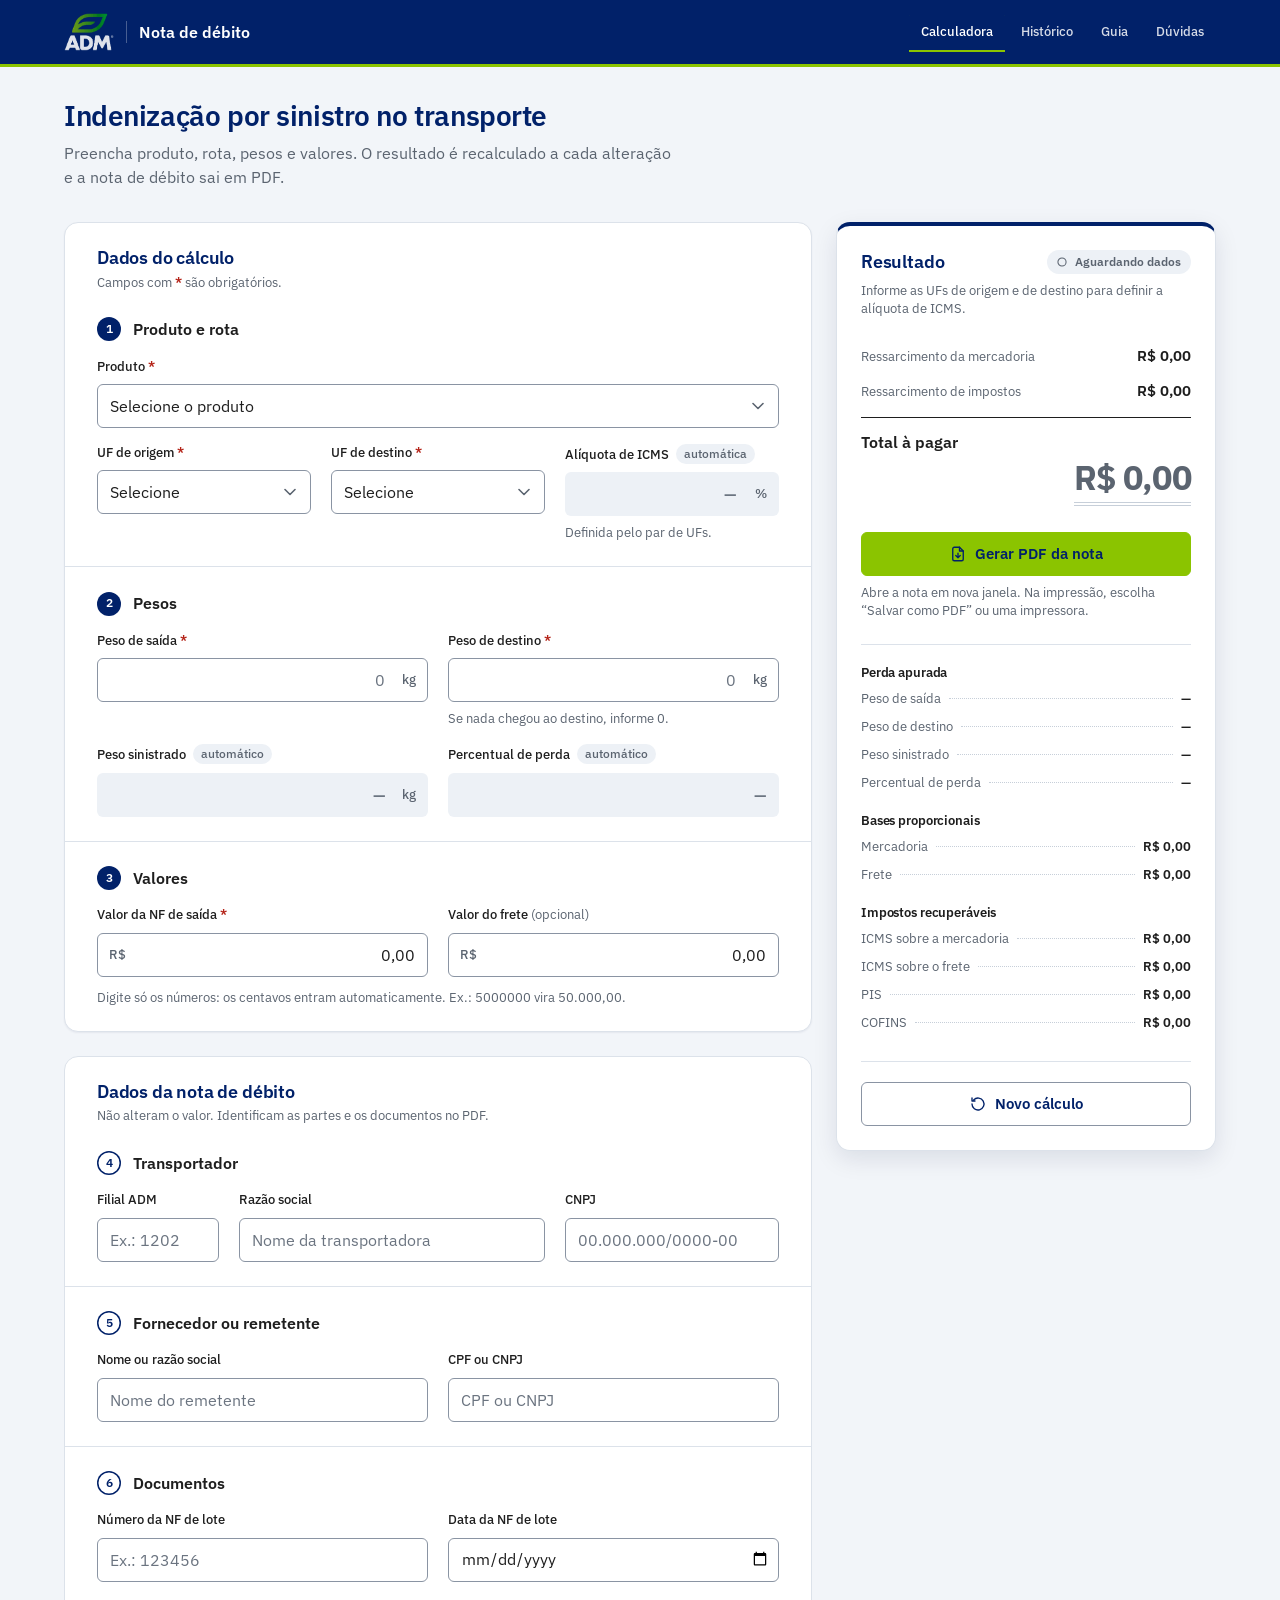
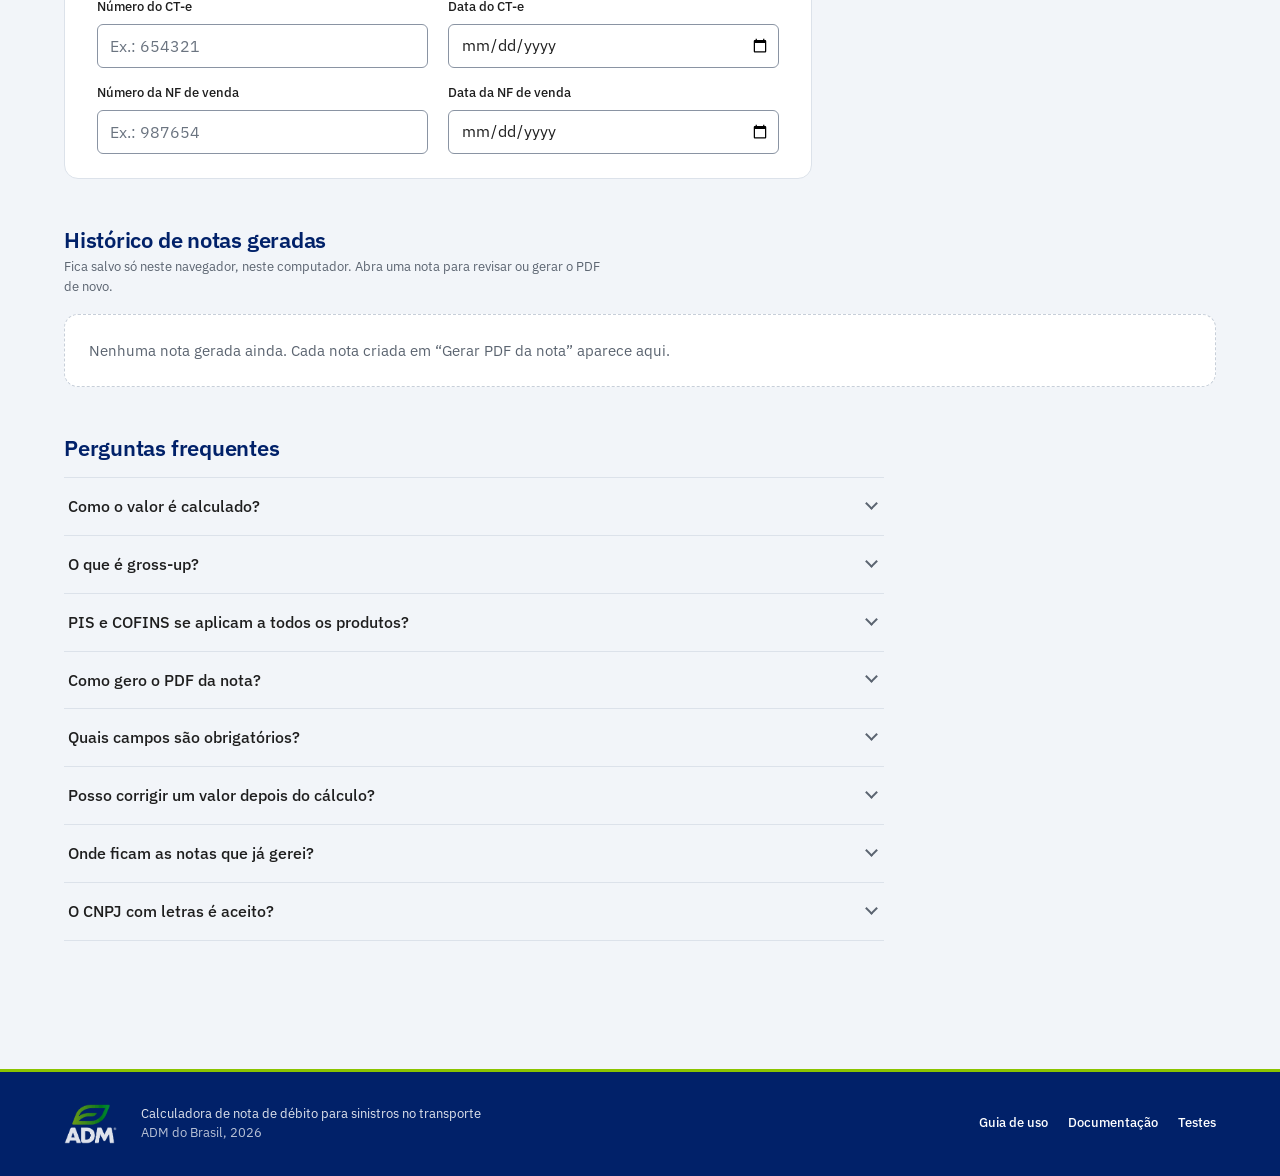
<file: index.html>
<!DOCTYPE html>
<html lang="pt-BR">
<head>
  <meta charset="UTF-8">
  <meta name="viewport" content="width=device-width, initial-scale=1.0">
  <title>Nota de débito: indenização por sinistro | ADM</title>
  <meta name="description" content="Calculadora de nota de débito para indenização de sinistros no transporte, com ICMS, PIS e COFINS recuperáveis.">
  <meta name="theme-color" content="#012169">
  <link rel="icon" type="image/png" href="./img/adm-logo.png">
  <link rel="stylesheet" href="./css/style.css">
  <link rel="stylesheet" href="./css/index.css">
</head>
<body>

<a class="skip-link" href="#formulario">Pular para a calculadora</a>

<!-- ═══════════════ NAVBAR ═══════════════ -->
<header class="navbar">
  <div class="navbar-inner">
    <a class="navbar-brand" href="#topo">
      <img class="navbar-logo" src="./img/adm-logo-negativo.png" alt="ADM" width="50" height="38">
      <span class="navbar-title">Nota de débito</span>
    </a>

    <button type="button" class="navbar-toggle" id="navbar-toggle" aria-expanded="false" aria-controls="navbar-menu">
      <svg viewBox="0 0 24 24" aria-hidden="true" focusable="false"><path d="M4 7h16M4 12h16M4 17h16"/></svg>
      <span class="sr-only">Menu</span>
    </button>

    <nav class="navbar-menu is-collapsible" id="navbar-menu" aria-label="Navegação principal">
      <ul class="navbar-links">
        <li><a href="#formulario" class="is-active">Calculadora</a></li>
        <li><a href="#historico">Histórico <span class="nav-count" id="historico-contador" hidden></span></a></li>
        <li><a href="./paginas/guia_rapido.html" target="_blank" rel="noopener">Guia<span class="sr-only"> (abre em nova aba)</span></a></li>
        <li><a href="#faq">Dúvidas</a></li>
      </ul>
    </nav>
  </div>
</header>

<main class="page" id="topo">

  <header class="page-header">
    <h1>Indenização por sinistro no transporte</h1>
    <p class="page-lead">Preencha produto, rota, pesos e valores. O resultado é recalculado a cada alteração e a nota de débito sai em PDF.</p>
  </header>

  <div class="calc-layout">

    <!-- ═══════════ FORMULÁRIO ═══════════ -->
    <div class="calc-main" id="formulario" tabindex="-1">

      <!-- DADOS DO CÁLCULO -->
      <section class="panel" aria-labelledby="titulo-calculo">
        <header class="panel-header">
          <h2 class="panel-title" id="titulo-calculo">Dados do cálculo</h2>
          <p class="panel-desc">Campos com <span class="req" aria-hidden="true">*</span><span class="sr-only">asterisco</span> são obrigatórios.</p>
        </header>

        <!-- 1. Produto e rota -->
        <fieldset class="form-section">
          <legend class="form-section-title"><span class="step" aria-hidden="true">1</span>Produto e rota</legend>

          <div class="form-grid">
            <div class="field">
              <label class="field-label" for="produto">Produto <span class="req" aria-hidden="true">*</span></label>
              <select class="input" id="produto" aria-required="true">
                <option value="">Selecione o produto</option>
                <option value="ALGODÃO">ALGODÃO</option>
                <option value="SOJA EM GRAOS">SOJA EM GRÃOS</option>
                <option value="MILHO EM GRAO">MILHO EM GRÃO</option>
                <option value="FARELO DE SOJA HIPRO 101004">FARELO DE SOJA HIPRO 101004</option>
                <option value="FARELO DE SOJA TPII46%PROT GRAN">FARELO DE SOJA TPII 46% PROT GRAN</option>
                <option value="GLICERINA">GLICERINA</option>
                <option value="TRIGO EM GRAOS PN">TRIGO EM GRÃOS PN</option>
                <option value="TRIGO RAÇÃO">TRIGO RAÇÃO</option>
                <option value="107001 OLEO SOJA DEGOMADO G">107001 ÓLEO SOJA DEGOMADO G</option>
                <option value="107046 - OLEO SOJA RF CORCOVADO">107046 ÓLEO SOJA RF CORCOVADO</option>
              </select>
            </div>
          </div>

          <div id="info-piscofins" class="alert alert-info" style="display:none;">
            <div class="alert-body">
              <svg class="alert-icon" viewBox="0 0 24 24" aria-hidden="true" focusable="false"><circle cx="12" cy="12" r="9"/><path d="M12 11v5M12 8h.01"/></svg>
              <p>PIS e COFINS <strong>não se aplicam</strong> a este produto. Apenas o ICMS é recuperado.</p>
            </div>
          </div>

          <div class="form-grid cols-3">
            <div class="field">
              <label class="field-label" for="uf-origem">UF de origem <span class="req" aria-hidden="true">*</span></label>
              <select class="input" id="uf-origem" aria-required="true">
                <option value="">Selecione</option>
                <option>AC</option><option>AL</option><option>AM</option><option>AP</option>
                <option>BA</option><option>CE</option><option>DF</option><option>ES</option>
                <option>GO</option><option>MA</option><option>MT</option><option>MS</option>
                <option>MG</option><option>PA</option><option>PB</option><option>PR</option>
                <option>PE</option><option>PI</option><option>RJ</option><option>RN</option>
                <option>RS</option><option>RO</option><option>RR</option><option>SC</option>
                <option>SP</option><option>SE</option><option>TO</option>
                <option value="IM">IM (importação)</option>
              </select>
            </div>
            <div class="field">
              <label class="field-label" for="uf-destino">UF de destino <span class="req" aria-hidden="true">*</span></label>
              <select class="input" id="uf-destino" aria-required="true">
                <option value="">Selecione</option>
                <option>AC</option><option>AL</option><option>AM</option><option>AP</option>
                <option>BA</option><option>CE</option><option>DF</option><option>ES</option>
                <option>GO</option><option>MA</option><option>MT</option><option>MS</option>
                <option>MG</option><option>PA</option><option>PB</option><option>PR</option>
                <option>PE</option><option>PI</option><option>RJ</option><option>RN</option>
                <option>RS</option><option>RO</option><option>RR</option><option>SC</option>
                <option>SP</option><option>SE</option><option>TO</option>
                <option value="IM">IM (importação)</option>
              </select>
            </div>
            <div class="field">
              <label class="field-label" for="aliquota-icms">Alíquota de ICMS <span class="tag">automática</span></label>
              <div class="control has-suffix">
                <input class="input input-num is-computed" type="text" id="aliquota-icms" placeholder="—" readonly tabindex="-1" aria-describedby="dica-aliquota">
                <span class="affix" aria-hidden="true">%</span>
              </div>
              <p class="field-hint" id="dica-aliquota">Definida pelo par de UFs.</p>
            </div>
          </div>

          <div id="aviso-mt" class="alert alert-warning" style="display:none;">
            <div class="alert-body">
              <svg class="alert-icon" viewBox="0 0 24 24" aria-hidden="true" focusable="false"><path d="M12 3 2.5 20h19L12 3z"/><path d="M12 10v4M12 17h.01"/></svg>
              <p>Origem <strong>MT</strong>: cálculo sem gross-up. Os impostos são aplicados diretamente sobre a base proporcional.</p>
            </div>
          </div>
        </fieldset>

        <!-- 2. Pesos -->
        <fieldset class="form-section">
          <legend class="form-section-title"><span class="step" aria-hidden="true">2</span>Pesos</legend>

          <div class="form-grid cols-2">
            <div class="field">
              <label class="field-label" for="peso-saida">Peso de saída<span class="sr-only">, em quilos</span> <span class="req" aria-hidden="true">*</span></label>
              <div class="control has-suffix">
                <input class="input input-num" type="text" id="peso-saida" placeholder="0" data-mascara="peso" inputmode="numeric" autocomplete="off" aria-required="true">
                <span class="affix" aria-hidden="true">kg</span>
              </div>
            </div>
            <div class="field">
              <label class="field-label" for="peso-destino">Peso de destino<span class="sr-only">, em quilos</span> <span class="req" aria-hidden="true">*</span></label>
              <div class="control has-suffix">
                <input class="input input-num" type="text" id="peso-destino" placeholder="0" data-mascara="peso" inputmode="numeric" autocomplete="off" aria-required="true" aria-describedby="dica-peso-destino">
                <span class="affix" aria-hidden="true">kg</span>
              </div>
              <p class="field-hint" id="dica-peso-destino">Se nada chegou ao destino, informe 0.</p>
            </div>
          </div>

          <div class="form-grid cols-2">
            <div class="field">
              <label class="field-label" for="peso-sinistrado">Peso sinistrado <span class="tag">automático</span></label>
              <div class="control has-suffix">
                <input class="input input-num is-computed" type="text" id="peso-sinistrado" placeholder="—" readonly tabindex="-1">
                <span class="affix" aria-hidden="true">kg</span>
              </div>
            </div>
            <div class="field">
              <label class="field-label" for="percentual-perda">Percentual de perda <span class="tag">automático</span></label>
              <div class="control">
                <input class="input input-num is-computed" type="text" id="percentual-perda" placeholder="—" readonly tabindex="-1">
              </div>
            </div>
          </div>

          <div id="aviso-peso-negativo" class="alert alert-danger" style="display:none;">
            <div class="alert-body">
              <svg class="alert-icon" viewBox="0 0 24 24" aria-hidden="true" focusable="false"><circle cx="12" cy="12" r="9"/><path d="M12 7v6M12 16.5h.01"/></svg>
              <p>O peso de destino é <strong>maior</strong> que o de saída. Sem perda não há indenização: confira os dois pesos.</p>
            </div>
          </div>
        </fieldset>

        <!-- 3. Valores -->
        <fieldset class="form-section">
          <legend class="form-section-title"><span class="step" aria-hidden="true">3</span>Valores</legend>

          <div class="form-grid cols-2">
            <div class="field">
              <label class="field-label" for="valor-nf-saida">Valor da NF de saída <span class="req" aria-hidden="true">*</span></label>
              <div class="control has-prefix">
                <span class="affix" aria-hidden="true">R$</span>
                <input class="input input-num" type="text" id="valor-nf-saida" placeholder="0,00" data-mascara="moeda" inputmode="numeric" autocomplete="off" aria-required="true" aria-describedby="dica-valores">
              </div>
            </div>
            <div class="field">
              <label class="field-label" for="valor-frete">Valor do frete <span class="opt">(opcional)</span></label>
              <div class="control has-prefix">
                <span class="affix" aria-hidden="true">R$</span>
                <input class="input input-num" type="text" id="valor-frete" placeholder="0,00" data-mascara="moeda" inputmode="numeric" autocomplete="off" aria-describedby="dica-valores">
              </div>
            </div>
          </div>
          <p class="field-hint" id="dica-valores">Digite só os números: os centavos entram automaticamente. Ex.: 5000000 vira 50.000,00.</p>
        </fieldset>
      </section>

      <!-- DADOS DA NOTA -->
      <section class="panel panel--secondary" aria-labelledby="titulo-nota">
        <header class="panel-header">
          <h2 class="panel-title" id="titulo-nota">Dados da nota de débito</h2>
          <p class="panel-desc">Não alteram o valor. Identificam as partes e os documentos no PDF.</p>
        </header>

        <!-- 4. Transportador -->
        <fieldset class="form-section">
          <legend class="form-section-title"><span class="step" aria-hidden="true">4</span>Transportador</legend>
          <div class="form-grid cols-party">
            <div class="field">
              <label class="field-label" for="filial">Filial ADM</label>
              <input class="input" type="text" id="filial" placeholder="Ex.: 1202" data-mascara="numero" inputmode="numeric" autocomplete="off">
            </div>
            <div class="field">
              <label class="field-label" for="razao-social">Razão social</label>
              <input class="input" type="text" id="razao-social" placeholder="Nome da transportadora" autocomplete="off">
            </div>
            <div class="field">
              <label class="field-label" for="cnpj">CNPJ</label>
              <input class="input" type="text" id="cnpj" placeholder="00.000.000/0000-00" data-mascara="cnpj" autocomplete="off" autocapitalize="characters" spellcheck="false">
            </div>
          </div>
        </fieldset>

        <!-- 5. Fornecedor -->
        <fieldset class="form-section">
          <legend class="form-section-title"><span class="step" aria-hidden="true">5</span>Fornecedor ou remetente</legend>
          <div class="form-grid cols-2">
            <div class="field">
              <label class="field-label" for="fornecedor-nome">Nome ou razão social</label>
              <input class="input" type="text" id="fornecedor-nome" placeholder="Nome do remetente" autocomplete="off">
            </div>
            <div class="field">
              <label class="field-label" for="fornecedor-doc">CPF ou CNPJ</label>
              <input class="input" type="text" id="fornecedor-doc" placeholder="CPF ou CNPJ" data-mascara="cpfcnpj" autocomplete="off" autocapitalize="characters" spellcheck="false">
            </div>
          </div>
        </fieldset>

        <!-- 6. Documentos -->
        <fieldset class="form-section">
          <legend class="form-section-title"><span class="step" aria-hidden="true">6</span>Documentos</legend>
          <div class="doc-rows">
            <div class="form-grid cols-doc">
              <div class="field">
                <label class="field-label" for="nf-lote">Número da NF de lote</label>
                <input class="input" type="text" id="nf-lote" placeholder="Ex.: 123456" data-mascara="numero" inputmode="numeric" autocomplete="off">
              </div>
              <div class="field">
                <label class="field-label" for="data-nf-lote">Data da NF de lote</label>
                <input class="input" type="date" id="data-nf-lote">
              </div>
            </div>
            <div class="form-grid cols-doc">
              <div class="field">
                <label class="field-label" for="cte">Número do CT-e</label>
                <input class="input" type="text" id="cte" placeholder="Ex.: 654321" data-mascara="numero" inputmode="numeric" autocomplete="off">
              </div>
              <div class="field">
                <label class="field-label" for="data-cte">Data do CT-e</label>
                <input class="input" type="date" id="data-cte">
              </div>
            </div>
            <div class="form-grid cols-doc">
              <div class="field">
                <label class="field-label" for="nf-venda">Número da NF de venda</label>
                <input class="input" type="text" id="nf-venda" placeholder="Ex.: 987654" data-mascara="numero" inputmode="numeric" autocomplete="off">
              </div>
              <div class="field">
                <label class="field-label" for="data-nf-venda">Data da NF de venda</label>
                <input class="input" type="date" id="data-nf-venda">
              </div>
            </div>
          </div>
        </fieldset>
      </section>

    </div><!-- /calc-main -->

    <!-- ═══════════ RESULTADO ═══════════ -->
    <aside class="calc-aside" id="resultado" aria-labelledby="titulo-resultado" tabindex="-1">
      <section class="summary" data-status="vazio" id="painel-resultado">

        <header class="summary-header">
          <h2 class="summary-title" id="titulo-resultado">Resultado</h2>
          <span class="chip" id="status-calculo">
            <svg class="chip-icon" viewBox="0 0 24 24" aria-hidden="true" focusable="false"><circle cx="12" cy="12" r="4"/></svg>
            <span id="status-texto">Aguardando dados</span>
          </span>
        </header>

        <p class="summary-method" id="resumo-metodo">Informe produto e rota para definir o método.</p>

        <!-- Composição do total, no formato de livro-razão -->
        <div class="ledger">
          <div class="ledger-row">
            <label class="ledger-label" for="res-mercadoria">Ressarcimento da mercadoria</label>
            <output class="ledger-value" id="res-mercadoria">R$ 0,00</output>
          </div>
          <div class="ledger-row">
            <label class="ledger-label" for="res-impostos">Ressarcimento de impostos</label>
            <output class="ledger-value" id="res-impostos">R$ 0,00</output>
          </div>
          <div class="ledger-row ledger-total">
            <label class="ledger-label" for="res-total">Total à pagar</label>
            <output class="ledger-value" id="res-total">R$ 0,00</output>
          </div>
        </div>

        <div class="alert alert-warning alert-compact" id="pendencias" hidden>
          <div class="alert-body">
            <svg class="alert-icon" viewBox="0 0 24 24" aria-hidden="true" focusable="false"><path d="M12 3 2.5 20h19L12 3z"/><path d="M12 10v4M12 17h.01"/></svg>
            <p id="pendencias-texto"></p>
          </div>
        </div>

        <!-- Ação principal -->
        <div class="summary-actions">
          <button type="button" class="btn btn-primary btn-block" id="btn-gerar-pdf" aria-describedby="dica-pdf">
            <svg viewBox="0 0 24 24" aria-hidden="true" focusable="false"><path d="M14 3H7a2 2 0 0 0-2 2v14a2 2 0 0 0 2 2h10a2 2 0 0 0 2-2V8z"/><path d="M14 3v5h5M12 11v6M9 14l3 3 3-3"/></svg>
            Gerar PDF da nota
          </button>
          <p class="field-hint" id="dica-pdf">Abre a nota em nova janela. Na impressão, escolha “Salvar como PDF” ou uma impressora.</p>
          <p class="form-feedback" id="feedback-pdf" role="alert" hidden></p>
        </div>

        <!-- Detalhamento -->
        <div class="summary-details">
          <h3 class="summary-subtitle">Perda apurada</h3>
          <dl class="data-list">
            <div class="data-row"><dt>Peso de saída</dt><dd id="resumo-peso-saida">—</dd></div>
            <div class="data-row"><dt>Peso de destino</dt><dd id="resumo-peso-destino">—</dd></div>
            <div class="data-row"><dt>Peso sinistrado</dt><dd id="resumo-peso-sinistrado">—</dd></div>
            <div class="data-row"><dt>Percentual de perda</dt><dd id="resumo-perda">—</dd></div>
          </dl>

          <h3 class="summary-subtitle">Bases proporcionais</h3>
          <dl class="data-list">
            <div class="data-row"><dt>Mercadoria</dt><dd id="detalhe-base-merc">R$ 0,00</dd></div>
            <div class="data-row"><dt>Frete</dt><dd id="detalhe-base-frete">R$ 0,00</dd></div>
          </dl>

          <h3 class="summary-subtitle">Impostos recuperáveis</h3>
          <dl class="data-list">
            <div class="data-row"><dt>ICMS sobre a mercadoria</dt><dd id="detalhe-icms-merc">R$ 0,00</dd></div>
            <div class="data-row"><dt>ICMS sobre o frete</dt><dd id="detalhe-icms-frete">R$ 0,00</dd></div>
            <div class="data-row"><dt>PIS</dt><dd id="detalhe-pis">R$ 0,00</dd></div>
            <div class="data-row"><dt>COFINS</dt><dd id="detalhe-cofins">R$ 0,00</dd></div>
          </dl>
        </div>

        <!-- Novo cálculo (afastado da ação principal) -->
        <div class="reset">
          <button type="button" class="btn btn-secondary btn-block" id="btn-novo-calculo" aria-expanded="false" aria-controls="confirmar-limpeza">
            <svg viewBox="0 0 24 24" aria-hidden="true" focusable="false"><path d="M4 12a8 8 0 1 0 2.4-5.7M4 4v4h4"/></svg>
            Novo cálculo
          </button>
          <div class="confirm" id="confirmar-limpeza" hidden>
            <p>Apagar todos os campos preenchidos?</p>
            <div class="confirm-actions">
              <button type="button" class="btn btn-danger btn-sm" id="btn-confirmar-limpeza">Apagar campos</button>
              <button type="button" class="btn btn-secondary btn-sm" id="btn-cancelar-limpeza">Cancelar</button>
            </div>
          </div>
        </div>
      </section>
    </aside>

  </div><!-- /calc-layout -->

  <!-- ═══════════ HISTÓRICO ═══════════ -->
  <section class="history" id="historico" aria-labelledby="titulo-historico" tabindex="-1">
    <header class="history-header">
      <div>
        <h2 class="history-title" id="titulo-historico">Histórico de notas geradas</h2>
        <p class="history-desc">Fica salvo só neste navegador, neste computador. Abra uma nota para revisar ou gerar o PDF de novo.</p>
      </div>
      <div class="history-tools" id="historico-ferramentas" hidden>
        <label class="sr-only" for="historico-busca">Buscar no histórico</label>
        <input class="input history-search" type="search" id="historico-busca" placeholder="Buscar transportador, produto, NF…" autocomplete="off">
        <button type="button" class="btn btn-secondary" id="btn-limpar-historico" aria-expanded="false" aria-controls="confirmar-historico">Limpar histórico</button>
      </div>
    </header>

    <div class="confirm" id="confirmar-historico" hidden>
      <p>Apagar todas as notas do histórico deste navegador?</p>
      <div class="confirm-actions">
        <button type="button" class="btn btn-danger btn-sm" id="btn-confirmar-historico">Apagar histórico</button>
        <button type="button" class="btn btn-secondary btn-sm" id="btn-cancelar-historico">Cancelar</button>
      </div>
    </div>

    <p class="history-empty" id="historico-vazio">Nenhuma nota gerada ainda. Cada nota criada em “Gerar PDF da nota” aparece aqui.</p>
    <p class="history-empty" id="historico-sem-resultado" hidden>Nenhuma nota encontrada para essa busca.</p>
    <p class="field-hint" id="historico-aviso" hidden></p>

    <ol class="history-list" id="historico-lista" aria-label="Notas geradas, da mais recente para a mais antiga"></ol>
  </section>

  <!-- ═══════════ PERGUNTAS FREQUENTES ═══════════ -->
  <section class="faq" id="faq" aria-labelledby="titulo-faq" tabindex="-1">
    <h2 class="faq-title" id="titulo-faq">Perguntas frequentes</h2>

    <details class="faq-item">
      <summary>Como o valor é calculado?</summary>
      <div class="faq-answer">
        <p>A perda é medida pelo peso (saída menos destino). Essa proporção é aplicada sobre o valor da NF e do frete, e somam-se os impostos recuperáveis: ICMS, PIS e COFINS. Fora de MT, os impostos são recuperados por gross-up. Com origem em MT, são aplicados diretamente sobre a base proporcional.</p>
      </div>
    </details>

    <details class="faq-item">
      <summary>O que é gross-up?</summary>
      <div class="faq-answer">
        <p>É o cálculo “por dentro”: a base proporcional é dividida por (100% menos as alíquotas) para reconstituir o valor com impostos, e os impostos são calculados sobre esse valor. Não se aplica a operações com origem em Mato Grosso.</p>
      </div>
    </details>

    <details class="faq-item">
      <summary>PIS e COFINS se aplicam a todos os produtos?</summary>
      <div class="faq-answer">
        <p>Não. Só milho, algodão e sorgo têm PIS (1,65%) e COFINS (7,60%). Para os demais produtos, apenas o ICMS é recuperado.</p>
      </div>
    </details>

    <details class="faq-item">
      <summary>Como gero o PDF da nota?</summary>
      <div class="faq-answer">
        <p>Com o cálculo concluído, clique em “Gerar PDF da nota”. A nota abre em uma nova janela com a impressão do navegador: escolha “Salvar como PDF” para criar o arquivo ou selecione uma impressora. Se faltar algum campo obrigatório, ele fica destacado com a orientação de correção.</p>
      </div>
    </details>

    <details class="faq-item">
      <summary>Quais campos são obrigatórios?</summary>
      <div class="faq-answer">
        <p>Para o cálculo: produto, UF de origem, UF de destino, peso de saída, peso de destino e valor da NF de saída. O frete é opcional. Os dados da nota (transportador, fornecedor e documentos) não alteram o valor, mas aparecem no PDF.</p>
      </div>
    </details>

    <details class="faq-item">
      <summary>Posso corrigir um valor depois do cálculo?</summary>
      <div class="faq-answer">
        <p>Sim. Altere o campo e o resultado é recalculado na hora, sem perder o restante. Para começar outro sinistro do zero, use “Novo cálculo”.</p>
      </div>
    </details>

    <details class="faq-item">
      <summary>Onde ficam as notas que já gerei?</summary>
      <div class="faq-answer">
        <p>No “Histórico”, no topo da página. Cada nota gerada fica salva neste navegador, neste computador: não vai para nenhum servidor e não aparece em outro computador ou navegador. Use “Abrir” para trazer os dados de volta ao formulário (o valor é recalculado) e gerar o PDF de novo. Limpar os dados de navegação do navegador apaga o histórico.</p>
      </div>
    </details>

    <details class="faq-item">
      <summary>O CNPJ com letras é aceito?</summary>
      <div class="faq-answer">
        <p>Sim. Desde 31/07/2026 a Receita Federal emite CNPJ alfanumérico, com letras nas 12 primeiras posições. Os campos aceitam os dois formatos e conferem os dígitos verificadores.</p>
      </div>
    </details>
  </section>

</main>

<!-- Barra fixa com o total (telas pequenas) -->
<div class="total-bar" id="barra-total" hidden>
  <div class="total-bar-text">
    <span class="total-bar-label">Total à pagar</span>
    <strong class="total-bar-value" id="barra-total-valor">R$ 0,00</strong>
  </div>
  <a class="btn btn-secondary btn-sm" href="#resultado">Ver resultado</a>
</div>

<!-- Anúncios para leitores de tela -->
<p class="sr-only" id="anuncio" aria-live="polite"></p>

<!-- ═══════════════ FOOTER ═══════════════ -->
<footer class="footer">
  <div class="footer-inner">
    <img class="footer-logo" src="./img/adm-logo-negativo.png" alt="ADM" width="58" height="44">
    <p class="footer-text">Calculadora de nota de débito para sinistros no transporte<br><span>ADM do Brasil, 2026</span></p>
    <ul class="footer-links">
      <li><a href="./paginas/guia_rapido.html" target="_blank" rel="noopener">Guia de uso<span class="sr-only"> (abre em nova aba)</span></a></li>
      <li><a href="./README.md" target="_blank" rel="noopener">Documentação<span class="sr-only"> (abre em nova aba)</span></a></li>
      <li><a href="./paginas/teste_calculos.html" target="_blank" rel="noopener">Testes<span class="sr-only"> (abre em nova aba)</span></a></li>
    </ul>
  </div>
</footer>

<!-- ═══════════════ SCRIPTS ═══════════════ -->
<script src="./js/mascaras.js"></script>
<script src="./js/aliquita.js"></script>
<script src="./js/script.js"></script>
<script src="./js/visual.js"></script>
<script src="./js/ui.js"></script>
<script src="./js/historico.js"></script>

</body>
</html>
</file>
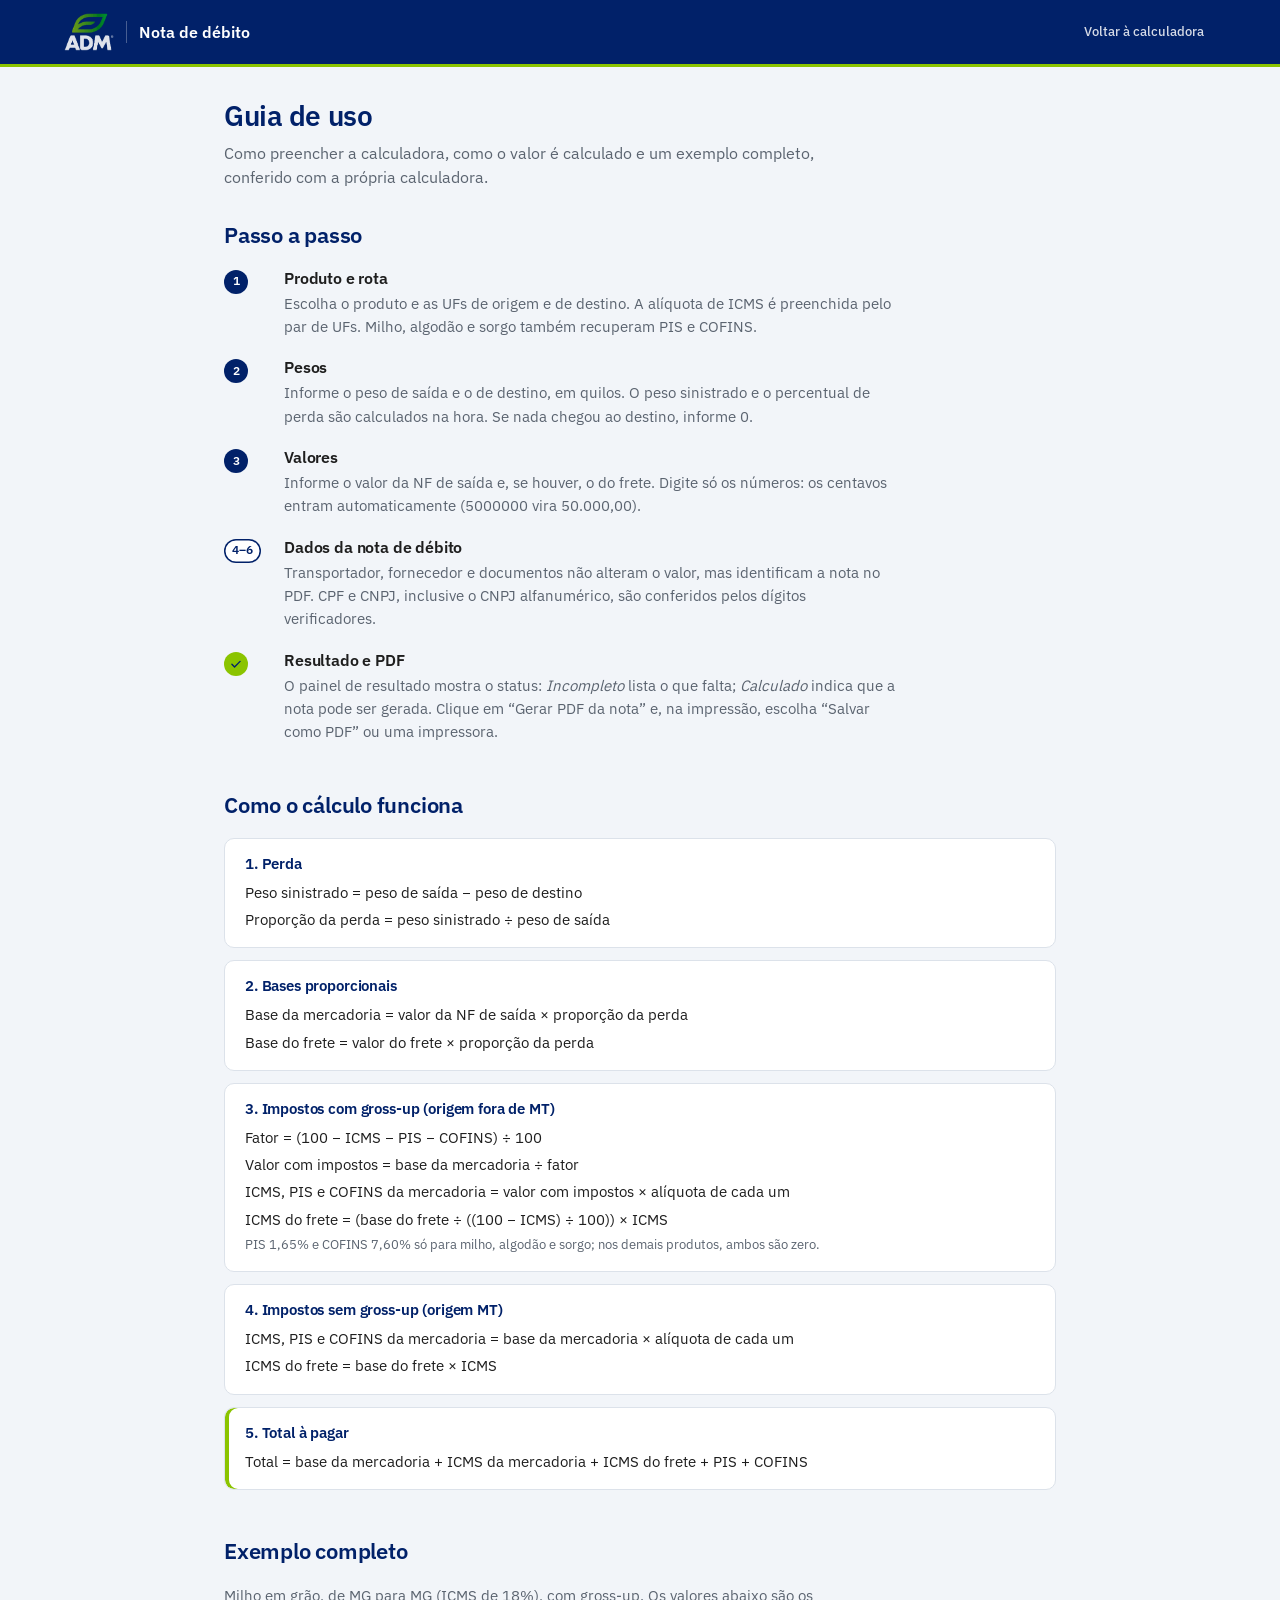
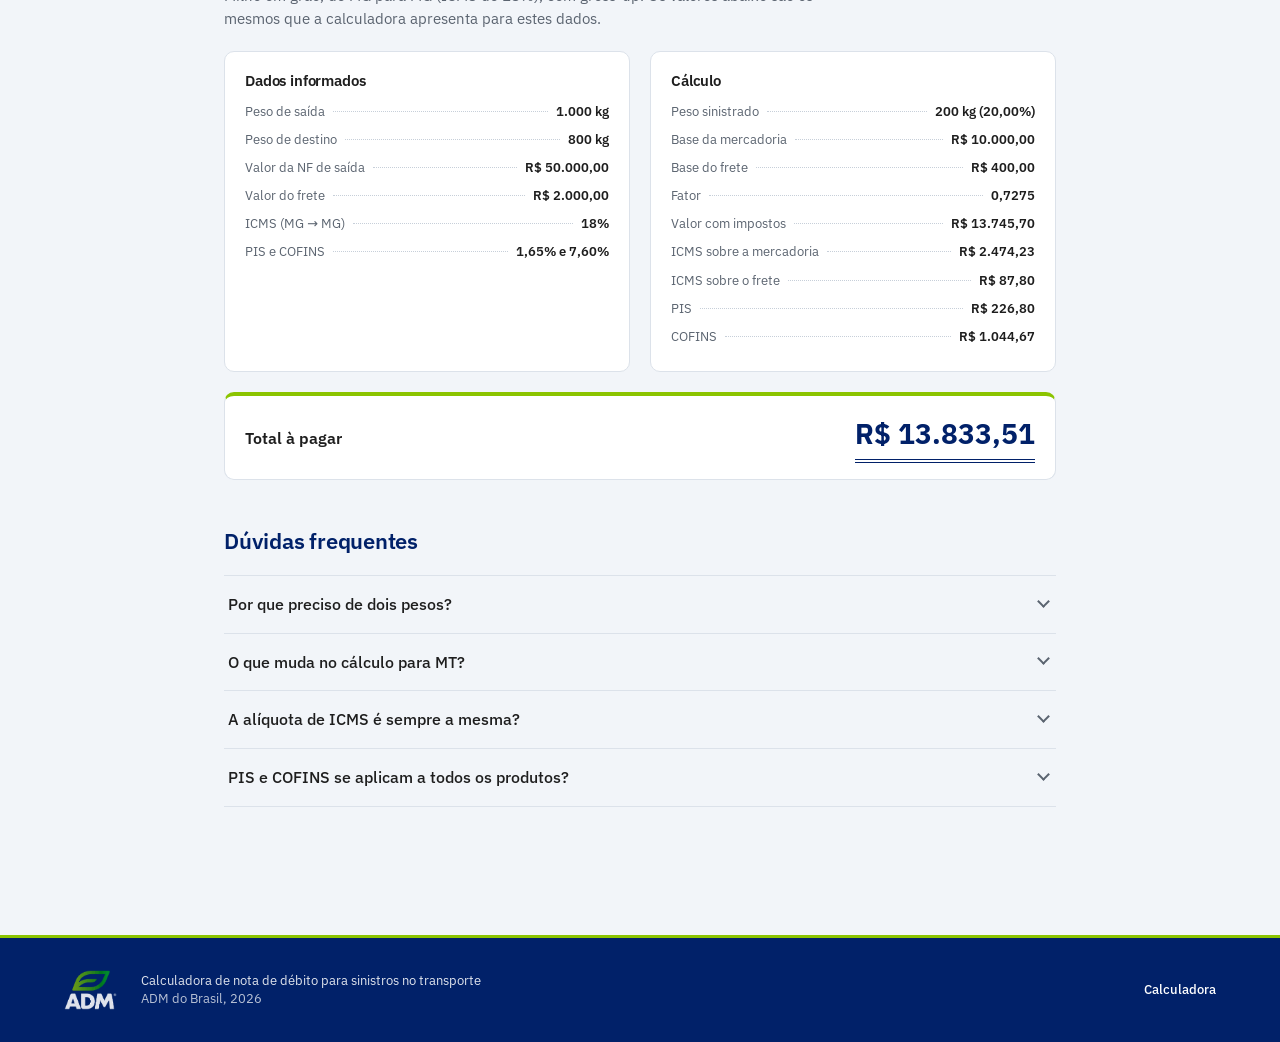
<file: paginas/guia_rapido.html>
<!DOCTYPE html>
<html lang="pt-BR">
<head>
  <meta charset="UTF-8">
  <meta name="viewport" content="width=device-width, initial-scale=1.0">
  <title>Guia de uso: nota de débito | ADM</title>
  <meta name="theme-color" content="#012169">
  <link rel="icon" type="image/png" href="../img/adm-logo.png">
  <link rel="stylesheet" href="../css/style.css">
  <link rel="stylesheet" href="../css/guia.css">
</head>
<body>

<a class="skip-link" href="#conteudo">Pular para o conteúdo</a>

<!-- ═══════════════ NAVBAR ═══════════════ -->
<header class="navbar">
  <div class="navbar-inner">
    <a class="navbar-brand" href="../index.html">
      <img class="navbar-logo" src="../img/adm-logo-negativo.png" alt="ADM" width="50" height="38">
      <span class="navbar-title">Nota de débito</span>
    </a>
    <nav class="navbar-menu" aria-label="Navegação principal">
      <ul class="navbar-links">
        <li><a href="../index.html">Voltar à calculadora</a></li>
      </ul>
    </nav>
  </div>
</header>

<main class="page guide" id="conteudo" tabindex="-1">

  <header class="page-header">
    <h1>Guia de uso</h1>
    <p class="page-lead">Como preencher a calculadora, como o valor é calculado e um exemplo completo, conferido com a própria calculadora.</p>
  </header>

  <!-- ═══════════ PASSO A PASSO ═══════════ -->
  <section class="guide-section" aria-labelledby="titulo-passos">
    <h2 id="titulo-passos">Passo a passo</h2>
    <ul class="steps">
      <li class="steps-item">
        <span class="step" aria-hidden="true">1</span>
        <div>
          <h3><span class="sr-only">Passo 1: </span>Produto e rota</h3>
          <p>Escolha o produto e as UFs de origem e de destino. A alíquota de ICMS é preenchida pelo par de UFs. Milho, algodão e sorgo também recuperam PIS e COFINS.</p>
        </div>
      </li>
      <li class="steps-item">
        <span class="step" aria-hidden="true">2</span>
        <div>
          <h3><span class="sr-only">Passo 2: </span>Pesos</h3>
          <p>Informe o peso de saída e o de destino, em quilos. O peso sinistrado e o percentual de perda são calculados na hora. Se nada chegou ao destino, informe 0.</p>
        </div>
      </li>
      <li class="steps-item">
        <span class="step" aria-hidden="true">3</span>
        <div>
          <h3><span class="sr-only">Passo 3: </span>Valores</h3>
          <p>Informe o valor da NF de saída e, se houver, o do frete. Digite só os números: os centavos entram automaticamente (5000000 vira 50.000,00).</p>
        </div>
      </li>
      <li class="steps-item">
        <span class="step step--outline step--range" aria-hidden="true">4–6</span>
        <div>
          <h3><span class="sr-only">Passos 4 a 6: </span>Dados da nota de débito</h3>
          <p>Transportador, fornecedor e documentos não alteram o valor, mas identificam a nota no PDF. CPF e CNPJ, inclusive o CNPJ alfanumérico, são conferidos pelos dígitos verificadores.</p>
        </div>
      </li>
      <li class="steps-item">
        <span class="step step--done" aria-hidden="true">
          <svg viewBox="0 0 24 24" focusable="false"><path d="M5 12.5l4.5 4.5L19 7.5"/></svg>
        </span>
        <div>
          <h3><span class="sr-only">Por fim: </span>Resultado e PDF</h3>
          <p>O painel de resultado mostra o status: <em>Incompleto</em> lista o que falta; <em>Calculado</em> indica que a nota pode ser gerada. Clique em “Gerar PDF da nota” e, na impressão, escolha “Salvar como PDF” ou uma impressora.</p>
        </div>
      </li>
    </ul>
  </section>

  <!-- ═══════════ COMO O CÁLCULO FUNCIONA ═══════════ -->
  <section class="guide-section" aria-labelledby="titulo-calculo">
    <h2 id="titulo-calculo">Como o cálculo funciona</h2>

    <div class="formula">
      <h3 class="formula-title">1. Perda</h3>
      <p>Peso sinistrado = peso de saída − peso de destino</p>
      <p>Proporção da perda = peso sinistrado ÷ peso de saída</p>
    </div>

    <div class="formula">
      <h3 class="formula-title">2. Bases proporcionais</h3>
      <p>Base da mercadoria = valor da NF de saída × proporção da perda</p>
      <p>Base do frete = valor do frete × proporção da perda</p>
    </div>

    <div class="formula">
      <h3 class="formula-title">3. Impostos com gross-up (origem fora de MT)</h3>
      <p>Fator = (100 − ICMS − PIS − COFINS) ÷ 100</p>
      <p>Valor com impostos = base da mercadoria ÷ fator</p>
      <p>ICMS, PIS e COFINS da mercadoria = valor com impostos × alíquota de cada um</p>
      <p>ICMS do frete = (base do frete ÷ ((100 − ICMS) ÷ 100)) × ICMS</p>
      <p class="formula-note">PIS 1,65% e COFINS 7,60% só para milho, algodão e sorgo; nos demais produtos, ambos são zero.</p>
    </div>

    <div class="formula">
      <h3 class="formula-title">4. Impostos sem gross-up (origem MT)</h3>
      <p>ICMS, PIS e COFINS da mercadoria = base da mercadoria × alíquota de cada um</p>
      <p>ICMS do frete = base do frete × ICMS</p>
    </div>

    <div class="formula formula--total">
      <h3 class="formula-title">5. Total à pagar</h3>
      <p>Total = base da mercadoria + ICMS da mercadoria + ICMS do frete + PIS + COFINS</p>
    </div>
  </section>

  <!-- ═══════════ EXEMPLO ═══════════ -->
  <section class="guide-section" aria-labelledby="titulo-exemplo">
    <h2 id="titulo-exemplo">Exemplo completo</h2>
    <p class="guide-text">Milho em grão, de MG para MG (ICMS de 18%), com gross-up. Os valores abaixo são os mesmos que a calculadora apresenta para estes dados.</p>

    <div class="example">
      <div class="example-col">
        <h3 class="example-title">Dados informados</h3>
        <dl class="data-list">
          <div class="data-row"><dt>Peso de saída</dt><dd>1.000 kg</dd></div>
          <div class="data-row"><dt>Peso de destino</dt><dd>800 kg</dd></div>
          <div class="data-row"><dt>Valor da NF de saída</dt><dd>R$ 50.000,00</dd></div>
          <div class="data-row"><dt>Valor do frete</dt><dd>R$ 2.000,00</dd></div>
          <div class="data-row"><dt>ICMS (MG → MG)</dt><dd>18%</dd></div>
          <div class="data-row"><dt>PIS e COFINS</dt><dd>1,65% e 7,60%</dd></div>
        </dl>
      </div>

      <div class="example-col">
        <h3 class="example-title">Cálculo</h3>
        <dl class="data-list">
          <div class="data-row"><dt>Peso sinistrado</dt><dd>200 kg (20,00%)</dd></div>
          <div class="data-row"><dt>Base da mercadoria</dt><dd>R$ 10.000,00</dd></div>
          <div class="data-row"><dt>Base do frete</dt><dd>R$ 400,00</dd></div>
          <div class="data-row"><dt>Fator</dt><dd>0,7275</dd></div>
          <div class="data-row"><dt>Valor com impostos</dt><dd>R$ 13.745,70</dd></div>
          <div class="data-row"><dt>ICMS sobre a mercadoria</dt><dd>R$ 2.474,23</dd></div>
          <div class="data-row"><dt>ICMS sobre o frete</dt><dd>R$ 87,80</dd></div>
          <div class="data-row"><dt>PIS</dt><dd>R$ 226,80</dd></div>
          <div class="data-row"><dt>COFINS</dt><dd>R$ 1.044,67</dd></div>
        </dl>
      </div>
    </div>

    <div class="example-total">
      <span class="example-total-label">Total à pagar</span>
      <span class="example-total-value">R$ 13.833,51</span>
    </div>
  </section>

  <!-- ═══════════ DÚVIDAS ═══════════ -->
  <section class="faq guide-section" aria-labelledby="titulo-duvidas">
    <h2 class="faq-title" id="titulo-duvidas">Dúvidas frequentes</h2>

    <details class="faq-item">
      <summary>Por que preciso de dois pesos?</summary>
      <div class="faq-answer"><p>Um é o peso na saída da origem; o outro, o peso que chegou ao destino. A diferença é a perda sinistrada que será indenizada.</p></div>
    </details>
    <details class="faq-item">
      <summary>O que muda no cálculo para MT?</summary>
      <div class="faq-answer"><p>Com origem em Mato Grosso, os impostos são aplicados diretamente sobre a base proporcional, sem o ajuste de gross-up.</p></div>
    </details>
    <details class="faq-item">
      <summary>A alíquota de ICMS é sempre a mesma?</summary>
      <div class="faq-answer"><p>Não. Ela varia pelo par de UFs de origem e destino e é preenchida automaticamente quando as duas são selecionadas.</p></div>
    </details>
    <details class="faq-item">
      <summary>PIS e COFINS se aplicam a todos os produtos?</summary>
      <div class="faq-answer"><p>Não. Só milho, algodão e sorgo. Para os demais, apenas o ICMS é recuperado, e a calculadora avisa ao escolher o produto.</p></div>
    </details>
  </section>

</main>

<!-- ═══════════════ FOOTER ═══════════════ -->
<footer class="footer">
  <div class="footer-inner">
    <img class="footer-logo" src="../img/adm-logo-negativo.png" alt="ADM" width="58" height="44">
    <p class="footer-text">Calculadora de nota de débito para sinistros no transporte<br><span>ADM do Brasil, 2026</span></p>
    <ul class="footer-links">
      <li><a href="../index.html">Calculadora</a></li>
    </ul>
  </div>
</footer>

</body>
</html>
</file>
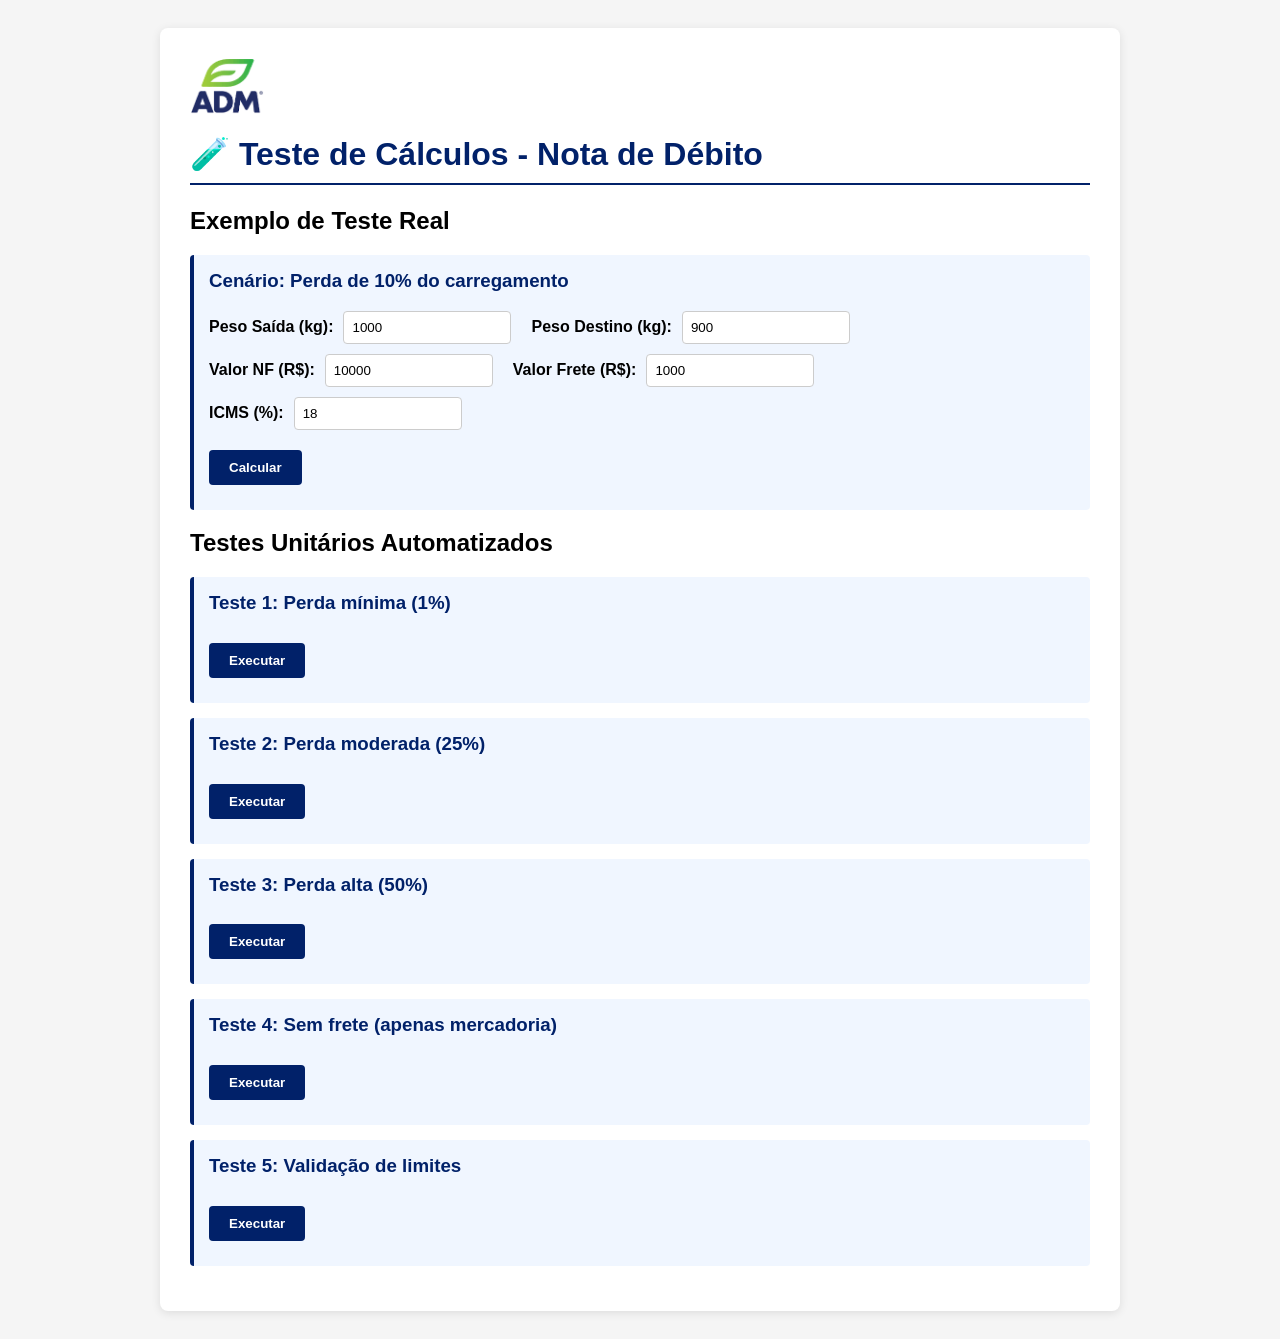
<file: paginas/teste_calculos.html>
<!DOCTYPE html>
<html lang="pt-BR">
<head>
    <meta charset="UTF-8">
    <meta name="viewport" content="width=device-width, initial-scale=1.0">
    <title>Teste de Cálculos - Nota de Débito</title>
    <link rel="icon" type="image/png" href="../img/adm-logo.png">
    <style>
        body {
            font-family: Arial, sans-serif;
            padding: 20px;
            background-color: #f5f5f5;
        }
        .teste-container {
            max-width: 900px;
            margin: 0 auto;
            background: white;
            padding: 30px;
            border-radius: 8px;
            box-shadow: 0 2px 10px rgba(0,0,0,0.1);
        }
        h1 {
            color: #012169;
            border-bottom: 2px solid #012169;
            padding-bottom: 10px;
        }
        .teste-caso {
            background: #f0f6ff;
            border-left: 4px solid #012169;
            padding: 15px;
            margin: 15px 0;
            border-radius: 4px;
        }
        .teste-caso h3 {
            margin-top: 0;
            color: #012169;
        }
        .input-teste {
            display: flex;
            gap: 20px;
            margin: 10px 0;
            flex-wrap: wrap;
        }
        .input-teste label {
            display: flex;
            align-items: center;
            gap: 10px;
            font-weight: bold;
        }
        .input-teste input {
            padding: 8px;
            border: 1px solid #ccc;
            border-radius: 4px;
            width: 150px;
        }
        .resultado {
            background: #fff;
            border: 2px solid #012169;
            padding: 15px;
            margin: 15px 0;
            border-radius: 4px;
        }
        .resultado p {
            margin: 8px 0;
            font-size: 14px;
        }
        .resultado strong {
            color: #012169;
            font-weight: 700;
        }
        .total-resultado {
            background: #F4FAE6;
            padding: 15px;
            border-radius: 4px;
            margin-top: 15px;
            border: 2px solid #8BC400;
        }
        .total-resultado p {
            font-size: 18px;
            font-weight: bold;
            color: #012169;
            margin: 5px 0;
        }
        button {
            background-color: #012169;
            color: white;
            padding: 10px 20px;
            border: none;
            border-radius: 4px;
            cursor: pointer;
            font-weight: bold;
            margin: 10px 0;
        }
        button:hover {
            background-color: #426DA9;
        }
        .erro {
            color: #dc3545;
            background: #f8d7da;
            border: 1px solid #f5c6cb;
            padding: 10px;
            border-radius: 4px;
            margin: 10px 0;
        }
        .sucesso {
            color: #28a745;
            background: #d4edda;
            border: 1px solid #c3e6cb;
            padding: 10px;
            border-radius: 4px;
            margin: 10px 0;
        }
    </style>
</head>
<body>

<div class="teste-container">
    <img src="../img/adm-logo-color.png" alt="ADM" style="height:56px;width:auto;display:block;margin-bottom:12px;">
    <h1>🧪 Teste de Cálculos - Nota de Débito</h1>
    
    <h2>Exemplo de Teste Real</h2>
    <div class="teste-caso">
        <h3>Cenário: Perda de 10% do carregamento</h3>
        <div class="input-teste">
            <label>Peso Saída (kg): <input type="number" id="peso-saida" value="1000" min="0" step="0.1"></label>
            <label>Peso Destino (kg): <input type="number" id="peso-destino" value="900" min="0" step="0.1"></label>
        </div>
        <div class="input-teste">
            <label>Valor NF (R$): <input type="number" id="valor-nf" value="10000" min="0" step="0.01"></label>
            <label>Valor Frete (R$): <input type="number" id="valor-frete" value="1000" min="0" step="0.01"></label>
        </div>
        <div class="input-teste">
            <label>ICMS (%): <input type="number" id="icms" value="18" min="0" step="0.01"></label>
        </div>
        <button onclick="calcularTeste()">Calcular</button>
        <div id="resultado1"></div>
    </div>

    <h2>Testes Unitários Automatizados</h2>
    
    <div class="teste-caso">
        <h3>Teste 1: Perda mínima (1%)</h3>
        <button onclick="teste1()">Executar</button>
        <div id="teste1-resultado"></div>
    </div>

    <div class="teste-caso">
        <h3>Teste 2: Perda moderada (25%)</h3>
        <button onclick="teste2()">Executar</button>
        <div id="teste2-resultado"></div>
    </div>

    <div class="teste-caso">
        <h3>Teste 3: Perda alta (50%)</h3>
        <button onclick="teste3()">Executar</button>
        <div id="teste3-resultado"></div>
    </div>

    <div class="teste-caso">
        <h3>Teste 4: Sem frete (apenas mercadoria)</h3>
        <button onclick="teste4()">Executar</button>
        <div id="teste4-resultado"></div>
    </div>

    <div class="teste-caso">
        <h3>Teste 5: Validação de limites</h3>
        <button onclick="teste5()">Executar</button>
        <div id="teste5-resultado"></div>
    </div>
</div>

<script>
// Função para formatar dinheiro no padrão brasileiro (R$)
function formatarMoeda(valor) {
    return valor.toLocaleString('pt-BR', { minimumFractionDigits: 2, maximumFractionDigits: 2 });
}

// Função principal de cálculo
function calcular(pesoSaida, pesoDestino, valorNf, valorFrete, icms) {
    if (pesoSaida === 0) return null;
    
    // Calcular peso sinistrado e proporção
    let pesoSinistrado = pesoSaida - pesoDestino;
    if (pesoSinistrado < 0) pesoSinistrado = 0;
    
    const proporcao = pesoSinistrado / pesoSaida;
    const percentualPerda = proporcao * 100;
    
    // Bases proporcionais
    const baseMercadoria = valorNf * proporcao;
    const baseFrete = valorFrete * proporcao;
    
    // Constantes
    const aliqPis = 1.65;
    const aliqCofins = 7.60;
    
    // Gross Up Mercadoria
    const fatorMercadoria = (100 - (icms + aliqPis + aliqCofins)) / 100;
    const valorGrossMercadoria = baseMercadoria / fatorMercadoria;
    
    const icmsMerc = valorGrossMercadoria * (icms / 100);
    const pisMerc = valorGrossMercadoria * (aliqPis / 100);
    const cofinsMerc = valorGrossMercadoria * (aliqCofins / 100);
    
    // Gross Up Frete (apenas ICMS)
    let icmsFrete = 0;
    if (baseFrete > 0) {
        const fatorFrete = (100 - icms) / 100;
        const valorGrossFrete = baseFrete / fatorFrete;
        icmsFrete = valorGrossFrete * (icms / 100);
    }
    
    // Totais
    const totalImpostos = icmsMerc + pisMerc + cofinsMerc + icmsFrete;
    const totalPagar = baseMercadoria + totalImpostos;
    
    return {
        pesoSinistrado,
        percentualPerda,
        baseMercadoria,
        baseFrete,
        icmsMerc,
        icmsFrete,
        pisMerc,
        cofinsMerc,
        totalImpostos,
        totalPagar
    };
}

function calcularTeste() {
    const peso_saida = parseFloat(document.getElementById('peso-saida').value) || 0;
    const peso_destino = parseFloat(document.getElementById('peso-destino').value) || 0;
    const valor_nf = parseFloat(document.getElementById('valor-nf').value) || 0;
    const valor_frete = parseFloat(document.getElementById('valor-frete').value) || 0;
    const icms = parseFloat(document.getElementById('icms').value) || 0;
    
    const resultado = calcular(peso_saida, peso_destino, valor_nf, valor_frete, icms);
    
    if (!resultado) {
        document.getElementById('resultado1').innerHTML = '<div class="erro">❌ Erro: Peso de saída deve ser maior que zero</div>';
        return;
    }
    
    let html = '<div class="resultado">';
    html += '<p><strong>Peso Sinistrado:</strong> ' + resultado.pesoSinistrado.toFixed(2) + ' kg</p>';
    html += '<p><strong>% Perda:</strong> ' + resultado.percentualPerda.toFixed(2) + '%</p>';
    html += '<div class="total-resultado">';
    html += '<p>Base Mercadoria: R$ ' + formatarMoeda(resultado.baseMercadoria) + '</p>';
    html += '<p>Base Frete: R$ ' + formatarMoeda(resultado.baseFrete) + '</p>';
    html += '<p>ICMS Mercadoria: R$ ' + formatarMoeda(resultado.icmsMerc) + '</p>';
    html += '<p>ICMS Frete: R$ ' + formatarMoeda(resultado.icmsFrete) + '</p>';
    html += '<p>PIS: R$ ' + formatarMoeda(resultado.pisMerc) + '</p>';
    html += '<p>COFINS: R$ ' + formatarMoeda(resultado.cofinsMerc) + '</p>';
    html += '<p style="color: #012169; font-size: 20px; margin-top: 10px;">💰 Total à Pagar: R$ ' + formatarMoeda(resultado.totalPagar) + '</p>';
    html += '</div></div>';
    
    document.getElementById('resultado1').innerHTML = html;
}

// Testes automáticos
function teste1() {
    const resultado = calcular(10000, 9900, 100000, 5000, 18);
    let html = '<div class="resultado">';
    html += '<p>✅ <strong>Peso Sinistrado:</strong> ' + resultado.pesoSinistrado.toFixed(2) + ' kg (1% de perda)</p>';
    html += '<p><strong>Total à Pagar:</strong> R$ ' + formatarMoeda(resultado.totalPagar) + '</p>';
    html += '<p style="color: #28a745; font-weight: bold;">✓ Teste passou - Cálculo correto</p>';
    html += '</div>';
    document.getElementById('teste1-resultado').innerHTML = html;
}

function teste2() {
    const resultado = calcular(1000, 750, 50000, 2000, 20);
    let html = '<div class="resultado">';
    html += '<p>✅ <strong>Peso Sinistrado:</strong> ' + resultado.pesoSinistrado.toFixed(2) + ' kg (25% de perda)</p>';
    html += '<p><strong>Total à Pagar:</strong> R$ ' + formatarMoeda(resultado.totalPagar) + '</p>';
    html += '<p style="color: #28a745; font-weight: bold;">✓ Teste passou - Cálculo correto</p>';
    html += '</div>';
    document.getElementById('teste2-resultado').innerHTML = html;
}

function teste3() {
    const resultado = calcular(1000, 500, 80000, 4000, 15);
    let html = '<div class="resultado">';
    html += '<p>✅ <strong>Peso Sinistrado:</strong> ' + resultado.pesoSinistrado.toFixed(2) + ' kg (50% de perda)</p>';
    html += '<p><strong>Total à Pagar:</strong> R$ ' + formatarMoeda(resultado.totalPagar) + '</p>';
    html += '<p style="color: #28a745; font-weight: bold;">✓ Teste passou - Cálculo correto</p>';
    html += '</div>';
    document.getElementById('teste3-resultado').innerHTML = html;
}

function teste4() {
    const resultado = calcular(2000, 1800, 60000, 0, 17);
    let html = '<div class="resultado">';
    html += '<p>✅ Sem frete (valor frete = 0)</p>';
    html += '<p><strong>Peso Sinistrado:</strong> ' + resultado.pesoSinistrado.toFixed(2) + ' kg (10% de perda)</p>';
    html += '<p><strong>Total à Pagar:</strong> R$ ' + formatarMoeda(resultado.totalPagar) + '</p>';
    html += '<p style="color: #28a745; font-weight: bold;">✓ Teste passou - Cálculo correto</p>';
    html += '</div>';
    document.getElementById('teste4-resultado').innerHTML = html;
}

function teste5() {
    let html = '<div class="resultado">';
    
    // Teste com valores pequenos
    const teste5a = calcular(100, 99, 1000, 500, 18);
    html += '<p>✅ <strong>Teste 5a - Valores mínimos:</strong> Total = R$ ' + formatarMoeda(teste5a.totalPagar) + '</p>';
    
    // Teste com valores grandes
    const teste5b = calcular(100000, 99000, 5000000, 100000, 18);
    html += '<p>✅ <strong>Teste 5b - Valores altos:</strong> Total = R$ ' + formatarMoeda(teste5b.totalPagar) + '</p>';
    
    // Teste com zero de perda
    const teste5c = calcular(1000, 1000, 50000, 2000, 18);
    html += '<p>✅ <strong>Teste 5c - Sem perda:</strong> Peso Sinistrado = ' + teste5c.pesoSinistrado.toFixed(2) + ' kg, Total = R$ ' + formatarMoeda(teste5c.totalPagar) + '</p>';
    
    html += '<p style="color: #28a745; font-weight: bold;">✓ Todos os testes de validação passaram!</p>';
    html += '</div>';
    document.getElementById('teste5-resultado').innerHTML = html;
}
</script>

</body>
</html>
</file>
<file: css/style.css>
/* ============================================================
   STYLE.CSS — Design system da Calculadora de Nota de Débito
   ------------------------------------------------------------
   Fonte única de tokens (cores, tipografia, espaçamento, raios,
   elevação) e dos componentes compartilhados: navbar, painéis,
   campos, botões, alertas, chips, listas de dados, perguntas
   frequentes e rodapé.

   Estilos específicos de página:
     • css/index.css → calculadora (layout e painel de resultado)
     • css/guia.css  → guia rápido

   Identidade ADM: azul #012169 (primária) e verde #8BC400
   (ação principal e sinal de "concluído"). Neutros frios vindos
   da apresentação "Evolução Processo Sustentabilidade GBS".

   Para mudar uma cor, fonte ou espaçamento em todo o sistema,
   altere apenas o token correspondente em :root.
   ============================================================ */

/* ── FONTE ───────────────────────────────────────────────────
   IBM Plex Sans (licença SIL OFL 1.1, ver fonts/OFL.txt),
   hospedada no próprio projeto: funciona sem internet e não
   envia requisições a serviços externos. */
@font-face {
  font-family: 'IBM Plex Sans';
  font-style: normal;
  font-weight: 400;
  font-display: swap;
  src: url('../fonts/ibm-plex-sans-latin-400-normal.woff2') format('woff2');
}
@font-face {
  font-family: 'IBM Plex Sans';
  font-style: normal;
  font-weight: 500;
  font-display: swap;
  src: url('../fonts/ibm-plex-sans-latin-500-normal.woff2') format('woff2');
}
@font-face {
  font-family: 'IBM Plex Sans';
  font-style: normal;
  font-weight: 600;
  font-display: swap;
  src: url('../fonts/ibm-plex-sans-latin-600-normal.woff2') format('woff2');
}
@font-face {
  font-family: 'IBM Plex Sans';
  font-style: normal;
  font-weight: 700;
  font-display: swap;
  src: url('../fonts/ibm-plex-sans-latin-700-normal.woff2') format('woff2');
}

/* ── TOKENS ──────────────────────────────────────────────── */
:root {
  /* Marca */
  --color-navy:          #012169;  /* Azul ADM: títulos, valores, navbar      */
  --color-navy-strong:   #011A54;
  --color-blue:          #426DA9;  /* azul de apoio: foco, links em hover      */
  --color-blue-wash:     #E7EEF6;
  --color-green:         #8BC400;  /* Verde ADM: ação principal, "calculado"  */
  --color-green-strong:  #7DB000;  /* hover do botão verde (texto azul 5,7:1)  */
  --color-green-ink:     #4A6800;  /* verde legível sobre branco (6,4:1)       */
  --color-green-wash:    #F3F9E4;

  /* Neutros */
  --color-ink:           #1E1E1E;  /* texto principal                         */
  --color-slate:         #5B6470;  /* texto secundário (6:1)                  */
  --color-muted:         #6B7480;  /* placeholder (4,7:1)                     */
  --color-border:        #8A94A3;  /* borda de campos (3:1, WCAG 1.4.11)      */
  --color-line:          #DCE2EA;  /* divisórias e bordas de painéis          */
  --color-line-soft:     #C7CFD9;  /* pontilhados e detalhes                  */
  --color-cloud:         #EDF1F6;  /* campos calculados, tags                 */
  --color-mist:          #F2F5F9;  /* fundo da página                         */
  --color-white:         #FFFFFF;

  /* Semânticas */
  --color-info-fg:       var(--color-navy);
  --color-info-bg:       var(--color-blue-wash);
  --color-info-border:   #B9CAE2;
  --color-warning-fg:    #8A4B00;
  --color-warning-bg:    #FFF6E5;
  --color-warning-border:#F0C46A;
  --color-danger-fg:     #B42318;
  --color-danger-bg:     #FEF3F2;
  --color-danger-border: #D92D20;
  --color-success-fg:    var(--color-green-ink);
  --color-success-bg:    var(--color-green-wash);

  /* Tipografia */
  --font-sans: 'IBM Plex Sans', 'Segoe UI', system-ui, -apple-system, Roboto, 'Helvetica Neue', Arial, sans-serif;
  --text-xs:   0.75rem;    /* 12 px */
  --text-sm:   0.8125rem;  /* 13 px */
  --text-base: 0.9375rem;  /* 15 px */
  --text-md:   1rem;       /* 16 px */
  --text-lg:   1.125rem;   /* 18 px */
  --text-xl:   1.375rem;   /* 22 px */
  --text-2xl:  1.75rem;    /* 28 px */
  --text-3xl:  2.125rem;   /* 34 px */
  --weight-regular:  400;
  --weight-medium:   500;
  --weight-semibold: 600;
  --weight-bold:     700;
  --leading-tight:  1.2;
  --leading-snug:   1.4;
  --leading-normal: 1.55;

  /* Espaçamento (base de 4 px) */
  --space-1:  4px;
  --space-2:  8px;
  --space-3:  12px;
  --space-4:  16px;
  --space-5:  20px;
  --space-6:  24px;
  --space-8:  32px;
  --space-10: 40px;
  --space-12: 48px;
  --space-16: 64px;

  /* Raios: menores nos controles, maiores nas superfícies */
  --radius-sm:   6px;   /* campos, botões */
  --radius-md:   10px;  /* alertas */
  --radius-lg:   14px;  /* painéis */
  --radius-full: 999px; /* chips, marcadores */

  /* Elevação (uso moderado) */
  --shadow-sm: 0 1px 2px rgba(1, 20, 63, 0.06);
  --shadow-md: 0 8px 24px rgba(1, 20, 63, 0.10);

  /* Controles e interação */
  --control-height: 44px;   /* área de toque confortável */
  --focus-ring: 0 0 0 3px rgba(66, 109, 169, 0.40);
  --transition: 140ms cubic-bezier(0.2, 0, 0, 1);

  /* Layout */
  --content-width: 1200px;
  --navbar-height: 64px;
}

/* ── BASE ────────────────────────────────────────────────── */
*, *::before, *::after { box-sizing: border-box; }
* { margin: 0; padding: 0; }

[hidden] { display: none !important; }

html {
  scroll-behavior: smooth;
  scroll-padding-top: calc(var(--navbar-height) + var(--space-6));
  -webkit-text-size-adjust: 100%;
  text-size-adjust: 100%;
}

body {
  font-family: var(--font-sans);
  font-size: var(--text-base);
  line-height: var(--leading-normal);
  color: var(--color-ink);
  background: var(--color-mist);
  -webkit-font-smoothing: antialiased;
  min-height: 100vh;
  display: flex;
  flex-direction: column;
}

main { flex: 1 0 auto; }

img, svg { display: block; max-width: 100%; }

h1, h2, h3, h4 {
  color: var(--color-navy);
  font-weight: var(--weight-semibold);
  line-height: var(--leading-tight);
  letter-spacing: -0.01em;
}

a { color: var(--color-navy); text-underline-offset: 3px; }
a:hover { color: var(--color-blue); }

strong { font-weight: var(--weight-semibold); }

::selection { background: rgba(139, 196, 0, 0.35); }

/* Foco visível para navegação por teclado */
:focus-visible {
  outline: 3px solid var(--color-blue);
  outline-offset: 2px;
}

/* Ícones em traço (SVG inline) */
.navbar-toggle svg,
.btn svg,
.alert-icon,
.chip-icon {
  fill: none;
  stroke: currentColor;
  stroke-width: 1.8;
  stroke-linecap: round;
  stroke-linejoin: round;
}

/* Conteúdo só para leitores de tela */
.sr-only {
  position: absolute;
  width: 1px;
  height: 1px;
  padding: 0;
  margin: -1px;
  overflow: hidden;
  clip: rect(0, 0, 0, 0);
  white-space: nowrap;
  border: 0;
}

/* Atalho "pular para a calculadora" */
.skip-link {
  position: absolute;
  left: var(--space-4);
  top: -100px;
  z-index: 200;
  padding: var(--space-3) var(--space-4);
  background: var(--color-white);
  color: var(--color-navy);
  font-weight: var(--weight-semibold);
  border-radius: var(--radius-sm);
  box-shadow: var(--shadow-md);
}
.skip-link:focus { top: var(--space-3); }

/* ── NAVBAR ──────────────────────────────────────────────── */
.navbar {
  position: sticky;
  top: 0;
  z-index: 100;
  background: var(--color-navy);
  border-bottom: 3px solid var(--color-green);
}

.navbar-inner {
  max-width: var(--content-width);
  height: var(--navbar-height);
  margin: 0 auto;
  padding: 0 var(--space-6);
  display: flex;
  align-items: center;
  gap: var(--space-4);
}

.navbar-brand {
  display: flex;
  align-items: center;
  gap: var(--space-3);
  margin-right: auto;
  color: var(--color-white);
  text-decoration: none;
  border-radius: var(--radius-sm);
}
.navbar-brand:hover { color: var(--color-white); }

.navbar-logo { height: 38px; width: auto; }

.navbar-title {
  padding-left: var(--space-3);
  border-left: 1px solid rgba(255, 255, 255, 0.28);
  font-size: var(--text-md);
  font-weight: var(--weight-semibold);
  line-height: 22px;
  white-space: nowrap;
}

.navbar-links {
  list-style: none;
  display: flex;
  gap: var(--space-1);
}

.navbar-links a {
  display: flex;
  align-items: center;
  min-height: 40px;
  padding: 0 var(--space-3);
  color: rgba(255, 255, 255, 0.84);
  font-size: var(--text-sm);
  font-weight: var(--weight-medium);
  text-decoration: none;
  border-radius: var(--radius-sm);
  transition: background-color var(--transition), color var(--transition);
}

.navbar-links a:hover {
  color: var(--color-white);
  background: rgba(255, 255, 255, 0.08);
}

.navbar-links a.is-active {
  color: var(--color-white);
  box-shadow: inset 0 -2px 0 var(--color-green);
  border-radius: var(--radius-sm) var(--radius-sm) 0 0;
}

/* Contador ao lado de um link da navbar (ex.: Histórico 3) */
.nav-count {
  display: inline-flex;
  align-items: center;
  justify-content: center;
  min-width: 20px;
  height: 20px;
  margin-left: 6px;
  padding: 0 6px;
  border-radius: var(--radius-full);
  background: var(--color-green);
  color: var(--color-navy);
  font-size: var(--text-xs);
  font-weight: var(--weight-semibold);
  font-variant-numeric: tabular-nums;
}

.navbar :focus-visible,
.footer :focus-visible { outline-color: var(--color-green); }

.navbar-toggle { display: none; }

/* Menu recolhível em telas pequenas (ativo só com JavaScript) */
@media (max-width: 720px) {
  .navbar-inner { padding: 0 var(--space-4); }

  .js .navbar-toggle {
    display: inline-flex;
    align-items: center;
    justify-content: center;
    width: 44px;
    height: 44px;
    margin-right: calc(var(--space-2) * -1);
    color: var(--color-white);
    background: transparent;
    border: 0;
    border-radius: var(--radius-sm);
    cursor: pointer;
  }
  .js .navbar-toggle svg { width: 24px; height: 24px; }

  .js .navbar-menu.is-collapsible {
    display: none;
    position: absolute;
    top: 100%;
    left: 0;
    right: 0;
    padding: var(--space-2) var(--space-4) var(--space-4);
    background: var(--color-navy);
    border-bottom: 3px solid var(--color-green);
    box-shadow: var(--shadow-md);
  }
  .js .navbar-menu.is-collapsible.is-open { display: block; }

  .js .navbar-menu.is-collapsible .navbar-links { flex-direction: column; }

  .js .navbar-menu.is-collapsible .navbar-links a {
    min-height: 44px;
    font-size: var(--text-md);
  }

  .js .navbar-menu.is-collapsible .navbar-links a.is-active {
    box-shadow: inset 3px 0 0 var(--color-green);
    border-radius: 0 var(--radius-sm) var(--radius-sm) 0;
  }
}

/* ── PÁGINA ──────────────────────────────────────────────── */
.page {
  width: 100%;
  max-width: var(--content-width);
  margin: 0 auto;
  padding: var(--space-8) var(--space-6) var(--space-16);
}

.page-header {
  max-width: 68ch;
  margin-bottom: var(--space-8);
}

.page-header h1 {
  font-size: var(--text-2xl);
  letter-spacing: -0.015em;
}

.page-lead {
  margin-top: var(--space-2);
  font-size: var(--text-md);
  color: var(--color-slate);
}

@media (max-width: 720px) {
  .page { padding: var(--space-6) var(--space-4) var(--space-12); }
  .page-header { margin-bottom: var(--space-6); }
  .page-header h1 { font-size: var(--text-xl); }
  .page-lead { font-size: var(--text-base); }
}

/* ── PAINEL ──────────────────────────────────────────────── */
.panel {
  background: var(--color-white);
  border: 1px solid var(--color-line);
  border-radius: var(--radius-lg);
  box-shadow: var(--shadow-sm);
}

.panel + .panel { margin-top: var(--space-6); }

/* Painel de apoio: mesma estrutura, sem elevação */
.panel--secondary { box-shadow: none; }

.panel-header { padding: var(--space-6) var(--space-8) 0; }

.panel-title { font-size: var(--text-lg); }

.panel-desc {
  margin-top: var(--space-1);
  font-size: var(--text-sm);
  color: var(--color-slate);
}

@media (max-width: 720px) {
  .panel-header { padding: var(--space-5) var(--space-5) 0; }
}

/* ── SEÇÕES DO FORMULÁRIO ────────────────────────────────── */
.form-section {
  min-width: 0;
  border: 0;
  padding: var(--space-6) var(--space-8);
}

.form-section + .form-section { border-top: 1px solid var(--color-line); }

/* A legenda flutua para não interromper a borda do fieldset */
.form-section-title {
  float: left;
  width: 100%;
  display: flex;
  align-items: center;
  gap: var(--space-3);
  margin-bottom: var(--space-4);
  padding: 0;
  font-size: var(--text-md);
  font-weight: var(--weight-semibold);
  color: var(--color-ink);
}
.form-section-title + * { clear: both; }

/* Ritmo vertical entre os blocos de uma seção (grades, alertas, dicas).
   Alertas ocultos não ocupam espaço, mas o bloco seguinte mantém a margem. */
.form-section > * + * { margin-top: var(--space-4); }
.form-section > .form-section-title + * { margin-top: 0; }

/* Marcador numérico: a ordem de preenchimento é uma sequência */
.step {
  display: inline-flex;
  align-items: center;
  justify-content: center;
  width: 24px;
  height: 24px;
  flex-shrink: 0;
  border-radius: var(--radius-full);
  background: var(--color-navy);
  color: var(--color-white);
  font-size: var(--text-xs);
  font-weight: var(--weight-semibold);
  font-variant-numeric: tabular-nums;
  transition: background-color var(--transition), color var(--transition);
}

.panel--secondary .step {
  background: var(--color-white);
  color: var(--color-navy);
  box-shadow: inset 0 0 0 1.5px var(--color-navy);
}

/* Seção com todos os dados obrigatórios preenchidos */
.form-section.is-complete .step {
  background: var(--color-green);
  color: var(--color-navy);
}

@media (max-width: 720px) {
  .form-section { padding: var(--space-5); }
}

/* ── GRADES DE CAMPOS ────────────────────────────────────── */
.form-grid {
  display: grid;
  grid-template-columns: minmax(0, 1fr);
  gap: var(--space-4) var(--space-5);
}

.form-grid.cols-2   { grid-template-columns: repeat(2, minmax(0, 1fr)); }
.form-grid.cols-3   { grid-template-columns: repeat(3, minmax(0, 1fr)); }
.form-grid.cols-doc { grid-template-columns: repeat(2, minmax(0, 1fr)); }
.form-grid.cols-party {
  grid-template-columns: minmax(0, 0.8fr) minmax(0, 2fr) minmax(0, 1.4fr);
}

.doc-rows { display: grid; gap: var(--space-4); }

@media (max-width: 640px) {
  .form-grid.cols-3 { grid-template-columns: repeat(2, minmax(0, 1fr)); }
  .form-grid.cols-3 > :nth-child(3) { grid-column: 1 / -1; }
  .form-grid.cols-party { grid-template-columns: minmax(0, 1fr); }
}

@media (max-width: 480px) {
  .form-grid.cols-2,
  .form-grid.cols-doc { grid-template-columns: minmax(0, 1fr); }
}

/* ── CAMPOS ──────────────────────────────────────────────── */
.field {
  display: flex;
  flex-direction: column;
  gap: var(--space-2);
  min-width: 0;
}

.field-label {
  font-size: var(--text-sm);
  font-weight: var(--weight-medium);
  line-height: var(--leading-snug);
  color: var(--color-ink);
}

.req {
  color: var(--color-danger-fg);
  font-weight: var(--weight-semibold);
}

.opt {
  color: var(--color-slate);
  font-weight: var(--weight-regular);
}

/* Identifica valores preenchidos automaticamente */
.tag {
  display: inline-block;
  margin-left: var(--space-1);
  padding: 0 var(--space-2);
  border-radius: var(--radius-full);
  background: var(--color-cloud);
  color: var(--color-slate);
  font-size: var(--text-xs);
  font-weight: var(--weight-medium);
  line-height: 20px;
  vertical-align: 1px;
}

.field-hint {
  font-size: var(--text-sm);
  line-height: var(--leading-snug);
  color: var(--color-slate);
}

.form-section > .field-hint { margin-top: var(--space-3); }

/* Mensagem de erro junto ao campo (ícone + texto, não só cor) */
.field-error {
  display: flex;
  align-items: flex-start;
  gap: var(--space-2);
  font-size: var(--text-sm);
  font-weight: var(--weight-medium);
  line-height: var(--leading-snug);
  color: var(--color-danger-fg);
}

.field-error::before {
  content: '';
  flex-shrink: 0;
  width: 16px;
  height: 16px;
  margin-top: 1px;
  background: currentColor;
  -webkit-mask: url("data:image/svg+xml,%3Csvg xmlns='http://www.w3.org/2000/svg' viewBox='0 0 24 24' fill='none' stroke='black' stroke-width='2.2' stroke-linecap='round'%3E%3Ccircle cx='12' cy='12' r='9'/%3E%3Cpath d='M12 7v6M12 16.5h.01'/%3E%3C/svg%3E") center / contain no-repeat;
          mask: url("data:image/svg+xml,%3Csvg xmlns='http://www.w3.org/2000/svg' viewBox='0 0 24 24' fill='none' stroke='black' stroke-width='2.2' stroke-linecap='round'%3E%3Ccircle cx='12' cy='12' r='9'/%3E%3Cpath d='M12 7v6M12 16.5h.01'/%3E%3C/svg%3E") center / contain no-repeat;
}

/* ── CONTROLES (input e select) ──────────────────────────── */
.input {
  width: 100%;
  height: var(--control-height);
  padding: 0 var(--space-3);
  font: inherit;
  font-size: var(--text-md);   /* 16 px: evita zoom automático no iOS */
  color: var(--color-ink);
  background-color: var(--color-white);
  border: 1px solid var(--color-border);
  border-radius: var(--radius-sm);
  outline: 2px solid transparent; /* visível no modo de alto contraste */
  transition: border-color var(--transition), box-shadow var(--transition), background-color var(--transition);
  -webkit-appearance: none;
          appearance: none;
}

.input::placeholder { color: var(--color-muted); opacity: 1; }

.input:hover { border-color: var(--color-slate); }

.input:focus {
  border-color: var(--color-navy);
  box-shadow: var(--focus-ring);
}

select.input {
  padding-right: var(--space-10);
  background-image: url("data:image/svg+xml,%3Csvg xmlns='http://www.w3.org/2000/svg' width='12' height='8' viewBox='0 0 12 8'%3E%3Cpath d='M1 1.5l5 5 5-5' fill='none' stroke='%235B6470' stroke-width='1.6' stroke-linecap='round' stroke-linejoin='round'/%3E%3C/svg%3E");
  background-repeat: no-repeat;
  background-position: right 14px center;
  cursor: pointer;
  text-overflow: ellipsis;
}

input[type="date"].input { padding-right: var(--space-2); }

/* Números alinhados à direita, com algarismos de mesma largura */
.input-num {
  text-align: right;
  font-variant-numeric: tabular-nums;
}

/* Campos calculados: aparência de leitura, sem borda de edição */
.input[readonly],
.input.is-computed {
  background-color: var(--color-cloud);
  border-color: transparent;
  color: var(--color-navy);
  font-weight: var(--weight-semibold);
  cursor: default;
}
.input[readonly]:hover { border-color: transparent; }
.input[readonly]:focus {
  border-color: var(--color-line-soft);
  box-shadow: none;
}

/* Estado de erro */
.input[aria-invalid="true"] {
  border-color: var(--color-danger-border);
  box-shadow: inset 0 0 0 1px var(--color-danger-border);
}
.input[aria-invalid="true"]:focus {
  box-shadow: inset 0 0 0 1px var(--color-danger-border), 0 0 0 3px rgba(217, 45, 32, 0.22);
}

/* Unidade dentro do campo (R$, kg, %) */
.control { position: relative; }

.control .affix {
  position: absolute;
  top: 0;
  bottom: 0;
  display: flex;
  align-items: center;
  font-size: var(--text-sm);
  font-weight: var(--weight-medium);
  color: var(--color-slate);
  pointer-events: none;
}

.control.has-suffix .affix  { right: var(--space-3); }
.control.has-suffix .input  { padding-right: 42px; }
.control.has-prefix .affix  { left: var(--space-3); }
.control.has-prefix .input  { padding-left: 42px; }

/* ── BOTÕES ──────────────────────────────────────────────── */
.btn {
  display: inline-flex;
  align-items: center;
  justify-content: center;
  gap: var(--space-2);
  min-height: var(--control-height);
  padding: 0 var(--space-5);
  font: inherit;
  font-size: var(--text-base);
  font-weight: var(--weight-semibold);
  line-height: 1.2;
  text-align: center;
  text-decoration: none;
  border: 1px solid transparent;
  border-radius: var(--radius-sm);
  cursor: pointer;
  transition: background-color var(--transition), border-color var(--transition), color var(--transition);
}

.btn svg { width: 18px; height: 18px; flex-shrink: 0; }

.btn:active { transform: translateY(1px); }

/* Ação principal: verde ADM com texto azul (contraste 7:1) */
.btn-primary {
  background: var(--color-green);
  border-color: var(--color-green);
  color: var(--color-navy);
}
.btn-primary:hover {
  background: var(--color-green-strong);
  border-color: var(--color-green-strong);
  color: var(--color-navy);
}

.btn-secondary {
  background: var(--color-white);
  border-color: var(--color-border);
  color: var(--color-navy);
}
.btn-secondary:hover {
  background: var(--color-mist);
  border-color: var(--color-navy);
  color: var(--color-navy);
}

.btn-danger {
  background: var(--color-danger-fg);
  border-color: var(--color-danger-fg);
  color: var(--color-white);
}
.btn-danger:hover {
  background: #912018;
  border-color: #912018;
  color: var(--color-white);
}

/* Ação discreta (ex.: excluir um item de lista) */
.btn-ghost {
  background: transparent;
  border-color: transparent;
  color: var(--color-slate);
}
.btn-ghost:hover {
  background: var(--color-danger-bg);
  color: var(--color-danger-fg);
}

/* Botão com aparência de link, dentro de um texto */
.link-button {
  padding: 0;
  font: inherit;
  font-weight: var(--weight-semibold);
  color: var(--color-navy);
  text-decoration: underline;
  text-underline-offset: 3px;
  background: none;
  border: 0;
  cursor: pointer;
}
.link-button:hover { color: var(--color-blue); }

.btn-block { width: 100%; }

.btn-sm {
  min-height: 36px;
  padding: 0 var(--space-3);
  font-size: var(--text-sm);
}

/* ── ALERTAS ─────────────────────────────────────────────── */
.alert {
  margin-top: var(--space-4);
  padding: var(--space-3) var(--space-4);
  font-size: var(--text-sm);
  line-height: var(--leading-snug);
  border: 1px solid;
  border-radius: var(--radius-md);
}

/* O conteúdo fica num wrapper: o script altera o display do alerta */
.alert-body {
  display: flex;
  align-items: flex-start;
  gap: var(--space-3);
}

.alert-icon {
  width: 18px;
  height: 18px;
  flex-shrink: 0;
  margin-top: 1px;
}

.alert-info {
  background: var(--color-info-bg);
  border-color: var(--color-info-border);
  color: var(--color-info-fg);
}

.alert-warning {
  background: var(--color-warning-bg);
  border-color: var(--color-warning-border);
  color: var(--color-warning-fg);
}

.alert-danger {
  background: var(--color-danger-bg);
  border-color: #F4B6AF;
  color: var(--color-danger-fg);
}

/* ── CHIP DE STATUS ──────────────────────────────────────── */
.chip {
  display: inline-flex;
  align-items: center;
  gap: 6px;
  padding: var(--space-1) 10px var(--space-1) var(--space-2);
  border-radius: var(--radius-full);
  background: var(--color-cloud);
  color: var(--color-slate);
  font-size: var(--text-xs);
  font-weight: var(--weight-semibold);
  line-height: 1.3;
  white-space: nowrap;
}

.chip-icon { width: 14px; height: 14px; flex-shrink: 0; }

.chip--warning { background: var(--color-warning-bg); color: var(--color-warning-fg); }
.chip--danger  { background: var(--color-danger-bg);  color: var(--color-danger-fg);  }
.chip--success { background: var(--color-success-bg); color: var(--color-success-fg); }

/* ── LISTA DE DADOS (rótulo ..... valor) ─────────────────── */
.data-list { display: grid; }

.data-row {
  display: flex;
  align-items: baseline;
  gap: var(--space-2);
  padding: var(--space-1) 0;
  font-size: var(--text-sm);
}

.data-row dt {
  order: 1;
  min-width: 0;
  color: var(--color-slate);
}

/* Linha pontilhada entre rótulo e valor, como numa nota impressa */
.data-row::before {
  content: '';
  order: 2;
  flex: 1 1 var(--space-4);
  min-width: var(--space-4);
  border-bottom: 1px dotted var(--color-line-soft);
  transform: translateY(-4px);
}

.data-row dd {
  order: 3;
  font-weight: var(--weight-semibold);
  color: var(--color-ink);
  font-variant-numeric: tabular-nums;
  text-align: right;
  white-space: nowrap;
}

/* ── PERGUNTAS FREQUENTES ────────────────────────────────── */
.faq {
  max-width: 820px;
  margin-top: var(--space-12);
}

.faq:focus { outline: none; }

.faq-title {
  margin-bottom: var(--space-4);
  font-size: var(--text-xl);
}

.faq-item { border-top: 1px solid var(--color-line); }
.faq-item:last-of-type { border-bottom: 1px solid var(--color-line); }

.faq-item summary {
  display: flex;
  align-items: center;
  justify-content: space-between;
  gap: var(--space-4);
  padding: var(--space-4) var(--space-1);
  font-size: var(--text-md);
  font-weight: var(--weight-medium);
  color: var(--color-ink);
  list-style: none;
  cursor: pointer;
  border-radius: var(--radius-sm);
}
.faq-item summary::-webkit-details-marker { display: none; }

.faq-item summary::after {
  content: '';
  flex-shrink: 0;
  width: 9px;
  height: 9px;
  margin-right: var(--space-1);
  border-right: 2px solid var(--color-slate);
  border-bottom: 2px solid var(--color-slate);
  transform: translateY(-3px) rotate(45deg);
  transition: transform var(--transition);
}

.faq-item[open] summary::after { transform: translateY(2px) rotate(-135deg); }

.faq-item summary:hover { color: var(--color-navy); }

.faq-answer {
  max-width: 70ch;
  padding: 0 var(--space-1) var(--space-5);
  color: var(--color-slate);
}

/* ── RODAPÉ ──────────────────────────────────────────────── */
.footer {
  margin-top: var(--space-16);
  background: var(--color-navy);
  border-top: 3px solid var(--color-green);
  color: rgba(255, 255, 255, 0.88);
}

.footer-inner {
  max-width: var(--content-width);
  margin: 0 auto;
  padding: var(--space-8) var(--space-6);
  display: flex;
  align-items: center;
  flex-wrap: wrap;
  gap: var(--space-6);
}

.footer-logo { height: 40px; width: auto; }

.footer-text {
  margin-right: auto;
  font-size: var(--text-sm);
  line-height: var(--leading-snug);
}

.footer-text span { color: rgba(255, 255, 255, 0.72); }

.footer-links {
  list-style: none;
  display: flex;
  flex-wrap: wrap;
  gap: var(--space-2) var(--space-5);
}

.footer-links a {
  display: inline-flex;
  align-items: center;
  min-height: 32px;
  color: var(--color-white);
  font-size: var(--text-sm);
  font-weight: var(--weight-medium);
  text-decoration: none;
}

.footer-links a:hover {
  color: var(--color-green);
  text-decoration: underline;
}

@media (max-width: 720px) {
  .footer-inner {
    flex-direction: column;
    align-items: flex-start;
    padding: var(--space-6) var(--space-4);
    gap: var(--space-4);
  }
}

/* ── MOVIMENTO REDUZIDO ──────────────────────────────────── */
@media (prefers-reduced-motion: reduce) {
  html { scroll-behavior: auto; }
  *, *::before, *::after {
    transition-duration: 0.01ms !important;
    animation-duration: 0.01ms !important;
    animation-iteration-count: 1 !important;
  }
}

/* ── IMPRESSÃO DA PÁGINA ─────────────────────────────────── */
/* (A nota de débito em PDF tem layout próprio, em js/visual.js) */
@media print {
  * { -webkit-print-color-adjust: exact; print-color-adjust: exact; }
  .navbar,
  .footer,
  .skip-link,
  .faq,
  .total-bar,
  .summary-actions,
  .reset { display: none !important; }
  body { background: var(--color-white); }
  .panel { box-shadow: none; break-inside: avoid; }
}
</file>
<file: css/index.css>
/* ============================================================
   INDEX.CSS — Página da calculadora
   Layout em duas colunas (formulário + resultado), painel de
   resultado no formato de livro-razão e barra de total no
   celular. Depende dos tokens e componentes de style.css.
   ============================================================ */

/* ── LAYOUT ──────────────────────────────────────────────── */
.calc-layout {
  display: grid;
  grid-template-columns: minmax(0, 1fr) 380px;
  gap: var(--space-6);
  align-items: start;
}

.calc-main { min-width: 0; }

/* Alvos de âncora/atalho: recebem foco sem contorno */
.calc-main:focus,
.calc-aside:focus { outline: none; }

/* Em telas largas o resultado acompanha a rolagem: total e botão do PDF
   ficam sempre à vista; o detalhamento aparece por completo ao fim do formulário. */
@media (min-width: 1100px) {
  .calc-aside {
    position: sticky;
    top: calc(var(--navbar-height) + 3px + var(--space-4));
  }
}

@media (max-width: 1099px) {
  .calc-layout { grid-template-columns: minmax(0, 1fr); }
}

/* ── PAINEL DE RESULTADO ─────────────────────────────────── */
.summary {
  padding: var(--space-6);
  background: var(--color-white);
  border: 1px solid var(--color-line);
  border-top: 4px solid var(--color-navy);
  border-radius: var(--radius-lg);
  box-shadow: var(--shadow-md);
  transition: border-color var(--transition);
}

/* Cálculo completo: a faixa superior fica verde */
.summary[data-status="ok"] { border-top-color: var(--color-green); }

.summary-header {
  display: flex;
  align-items: center;
  justify-content: space-between;
  gap: var(--space-3);
}

.summary-title { font-size: var(--text-lg); }

.summary-method {
  margin-top: var(--space-2);
  font-size: var(--text-sm);
  line-height: var(--leading-snug);
  color: var(--color-slate);
}

/* Composição do total, como num livro-razão:
   parcelas alinhadas à direita, traço simples antes do total
   e traço duplo sob o valor final. */
.ledger { margin-top: var(--space-5); }

.ledger-row {
  display: flex;
  align-items: baseline;
  justify-content: space-between;
  gap: var(--space-4);
  padding: 6px 0;
}

.ledger-label {
  font-size: var(--text-sm);
  color: var(--color-slate);
}

.ledger-value {
  font-size: var(--text-base);
  font-weight: var(--weight-semibold);
  color: var(--color-ink);
  font-variant-numeric: tabular-nums;
  white-space: nowrap;
}

.ledger-total {
  flex-direction: column;
  align-items: stretch;
  gap: var(--space-1);
  margin-top: var(--space-2);
  padding-top: var(--space-3);
  border-top: 1px solid var(--color-ink);
}

.ledger-total .ledger-label {
  font-size: var(--text-md);
  font-weight: var(--weight-semibold);
  color: var(--color-ink);
}

.ledger-total .ledger-value {
  align-self: flex-end;
  max-width: 100%;
  padding-bottom: var(--space-1);
  /* Diminui em telas estreitas para valores longos caberem (ex.: R$ 1.065.019,24 em 360 px) */
  font-size: clamp(1.5rem, 5.5vw + 0.4rem, 2.125rem);
  font-weight: var(--weight-bold);
  line-height: 1.15;
  letter-spacing: -0.02em;
  text-align: right;
  white-space: normal;      /* valores extremos quebram entre "R$" e o número */
  overflow-wrap: anywhere;
  color: var(--color-navy);
  border-bottom: 4px double var(--color-navy);
}

/* Enquanto o cálculo não está completo, o total fica atenuado
   (continua visível, mas sem aparência de valor definitivo) */
.summary[data-status="incompleto"] .ledger-total .ledger-value,
.summary[data-status="sem-perda"] .ledger-total .ledger-value,
.summary[data-status="vazio"] .ledger-total .ledger-value {
  color: var(--color-slate);
  border-bottom-color: var(--color-line-soft);
}

.alert-compact { margin-top: var(--space-4); }

/* Ações */
.summary-actions {
  display: grid;
  gap: var(--space-2);
  margin-top: var(--space-5);
}

.form-feedback {
  padding: var(--space-2) var(--space-3);
  font-size: var(--text-sm);
  font-weight: var(--weight-medium);
  line-height: var(--leading-snug);
  color: var(--color-danger-fg);
  background: var(--color-danger-bg);
  border-radius: var(--radius-sm);
}

/* Detalhamento */
.summary-details {
  margin-top: var(--space-6);
  padding-top: var(--space-5);
  border-top: 1px solid var(--color-line);
}

.summary-subtitle {
  margin: var(--space-4) 0 var(--space-1);
  font-size: var(--text-sm);
  font-weight: var(--weight-semibold);
  color: var(--color-ink);
}
.summary-subtitle:first-child { margin-top: 0; }

/* Novo cálculo (separado da ação principal) */
.reset {
  margin-top: var(--space-6);
  padding-top: var(--space-5);
  border-top: 1px solid var(--color-line);
}

.confirm {
  margin-top: var(--space-3);
  padding: var(--space-3) var(--space-4);
  background: var(--color-mist);
  border: 1px solid var(--color-line);
  border-radius: var(--radius-md);
}

.confirm p {
  margin-bottom: var(--space-3);
  font-size: var(--text-sm);
  font-weight: var(--weight-medium);
}

.confirm-actions {
  display: flex;
  flex-wrap: wrap;
  gap: var(--space-2);
}

@media (max-width: 720px) {
  .summary { padding: var(--space-5); }
}

/* Tablets: o resultado ocupa a largura toda, então total e ação ficam
   à esquerda e o detalhamento à direita, sem afastar rótulo e valor. */
@media (min-width: 760px) and (max-width: 1099px) {
  .summary {
    display: grid;
    grid-template-columns: minmax(0, 1fr) minmax(0, 1fr);
    column-gap: var(--space-10);
    align-items: start;
  }
  .summary-header,
  .summary-method,
  .ledger,
  .summary .alert-compact,
  .summary-actions { grid-column: 1; }
  .summary-details {
    grid-column: 2;
    grid-row: 1 / span 5;
    margin-top: 0;
    padding-top: 0;
    border-top: 0;
  }
  .reset { grid-column: 1 / -1; }
}

/* ── HISTÓRICO DE NOTAS ──────────────────────────────────── */
.history { margin-top: var(--space-12); }
.history:focus { outline: none; }

.history-header {
  display: flex;
  align-items: flex-end;
  justify-content: space-between;
  flex-wrap: wrap;
  gap: var(--space-4);
  margin-bottom: var(--space-4);
}

.history-title { font-size: var(--text-xl); }

.history-desc {
  margin-top: var(--space-1);
  max-width: 68ch;
  font-size: var(--text-sm);
  color: var(--color-slate);
}

.history-tools {
  display: flex;
  gap: var(--space-3);
  align-items: center;
}

.history-search { width: 300px; }

.history .confirm { margin: 0 0 var(--space-4); max-width: 520px; }

.history-empty {
  padding: var(--space-6);
  color: var(--color-slate);
  background: var(--color-white);
  border: 1px dashed var(--color-line-soft);
  border-radius: var(--radius-lg);
}

#historico-aviso { margin-bottom: var(--space-3); }

/* Uma lista única, linhas separadas por divisórias (não um cartão por nota) */
.history-list {
  list-style: none;
  background: var(--color-white);
  border: 1px solid var(--color-line);
  border-radius: var(--radius-lg);
  overflow: hidden;
}
.history-list:empty { display: none; }

.history-item {
  display: grid;
  grid-template-columns: minmax(0, 1fr) auto auto;
  gap: var(--space-2) var(--space-6);
  align-items: center;
  padding: var(--space-4) var(--space-5);
}
.history-item + .history-item { border-top: 1px solid var(--color-line); }

.history-party {
  font-weight: var(--weight-semibold);
  color: var(--color-ink);
  overflow-wrap: anywhere;
}

.history-meta {
  font-size: var(--text-sm);
  color: var(--color-slate);
}

.history-value {
  display: flex;
  flex-direction: column;
  align-items: flex-end;
  text-align: right;
}

.history-total {
  font-size: var(--text-md);
  font-weight: var(--weight-bold);
  color: var(--color-navy);
  font-variant-numeric: tabular-nums;
  white-space: nowrap;
}

.history-date {
  font-size: var(--text-xs);
  color: var(--color-slate);
  white-space: nowrap;
}

.history-actions {
  display: flex;
  gap: var(--space-1);
}

.history-item .history-confirm {
  grid-column: 1 / -1;
  margin: 0;
  max-width: none;
}

@media (max-width: 720px) {
  .history-tools { width: 100%; flex-wrap: wrap; }
  .history-search { width: 100%; }
  .history-item {
    grid-template-columns: minmax(0, 1fr) auto;
    padding: var(--space-4);
  }
  .history-actions { grid-column: 1 / -1; }
}

@media print {
  .history { display: none !important; }
}

/* ── BARRA DE TOTAL (telas pequenas) ─────────────────────── */
.total-bar {
  position: fixed;
  left: 0;
  right: 0;
  bottom: 0;
  z-index: 90;
  display: flex;
  align-items: center;
  justify-content: space-between;
  gap: var(--space-3);
  padding: var(--space-3) var(--space-4);
  padding-bottom: calc(var(--space-3) + env(safe-area-inset-bottom, 0px));
  background: var(--color-white);
  border-top: 1px solid var(--color-line);
  box-shadow: 0 -6px 20px rgba(1, 20, 63, 0.10);
}

.total-bar-label {
  display: block;
  font-size: var(--text-xs);
  color: var(--color-slate);
}

.total-bar-value {
  font-size: var(--text-lg);
  font-weight: var(--weight-bold);
  color: var(--color-navy);
  font-variant-numeric: tabular-nums;
}

body.has-total-bar { padding-bottom: 76px; }

@media (min-width: 1100px) {
  .total-bar { display: none !important; }
  body.has-total-bar { padding-bottom: 0; }
}
</file>
<file: css/guia.css>
/* ============================================================
   GUIA.CSS — Guia de uso (paginas/guia_rapido.html)
   Depende dos tokens e componentes de style.css.
   ============================================================ */

.guide { max-width: 880px; }

.guide:focus { outline: none; }

.guide-section + .guide-section { margin-top: var(--space-12); }

.guide-section > h2 {
  margin-bottom: var(--space-5);
  font-size: var(--text-xl);
}

.guide-text {
  max-width: 68ch;
  margin-bottom: var(--space-5);
  color: var(--color-slate);
}

/* A seção de dúvidas reaproveita o componente .faq de style.css */
.guide-section.faq { max-width: none; }

/* ── PASSO A PASSO ───────────────────────────────────────── */
.steps {
  list-style: none;
  display: grid;
  gap: var(--space-5);
}

.steps-item {
  display: grid;
  grid-template-columns: 48px minmax(0, 1fr);
  gap: var(--space-3);
  align-items: start;
}

.steps-item .step {
  justify-self: start;
  margin-top: 1px;
}

.steps-item h3 {
  margin-bottom: var(--space-1);
  font-size: var(--text-md);
  color: var(--color-ink);
}

.steps-item p {
  max-width: 68ch;
  color: var(--color-slate);
}

/* Variações do marcador (o .step base está em style.css) */
.step--outline {
  background: var(--color-white);
  color: var(--color-navy);
  box-shadow: inset 0 0 0 1.5px var(--color-navy);
}

.step--range {
  width: auto;
  padding: 0 var(--space-2);
}

.step--done {
  background: var(--color-green);
  color: var(--color-navy);
}

.step--done svg {
  width: 14px;
  height: 14px;
  fill: none;
  stroke: currentColor;
  stroke-width: 2.4;
  stroke-linecap: round;
  stroke-linejoin: round;
}

/* ── FÓRMULAS ────────────────────────────────────────────── */
.formula {
  padding: var(--space-4) var(--space-5);
  background: var(--color-white);
  border: 1px solid var(--color-line);
  border-radius: var(--radius-md);
  font-variant-numeric: tabular-nums;
}

.formula + .formula { margin-top: var(--space-3); }

.formula-title {
  margin-bottom: var(--space-2);
  font-size: var(--text-base);
  color: var(--color-navy);
}

.formula p + p { margin-top: var(--space-1); }

.formula-note {
  margin-top: var(--space-2);
  font-size: var(--text-sm);
  color: var(--color-slate);
}

/* Total: mesma faixa verde que marca o cálculo concluído */
.formula--total { box-shadow: inset 4px 0 0 var(--color-green); }

/* ── EXEMPLO ─────────────────────────────────────────────── */
.example {
  display: grid;
  grid-template-columns: repeat(2, minmax(0, 1fr));
  gap: var(--space-5);
}

.example-col {
  padding: var(--space-5);
  background: var(--color-white);
  border: 1px solid var(--color-line);
  border-radius: var(--radius-md);
}

.example-title {
  margin-bottom: var(--space-2);
  font-size: var(--text-base);
  color: var(--color-ink);
}

/* Total no formato de livro-razão, como no painel da calculadora */
.example-total {
  display: flex;
  align-items: baseline;
  justify-content: space-between;
  gap: var(--space-4);
  margin-top: var(--space-5);
  padding: var(--space-4) var(--space-5);
  background: var(--color-white);
  border: 1px solid var(--color-line);
  border-top: 4px solid var(--color-green);
  border-radius: var(--radius-md);
}

.example-total-label {
  font-size: var(--text-md);
  font-weight: var(--weight-semibold);
}

.example-total-value {
  padding-bottom: var(--space-1);
  font-size: var(--text-2xl);
  font-weight: var(--weight-bold);
  color: var(--color-navy);
  font-variant-numeric: tabular-nums;
  white-space: nowrap;
  border-bottom: 4px double var(--color-navy);
}

@media (max-width: 640px) {
  .example { grid-template-columns: minmax(0, 1fr); }
  .example-total { flex-direction: column; align-items: stretch; }
  .example-total-value { align-self: flex-end; font-size: var(--text-xl); }
}

/* Na navbar do guia o link "Voltar" fica sempre visível */
@media (max-width: 460px) {
  .navbar-title { display: none; }
}
</file>
